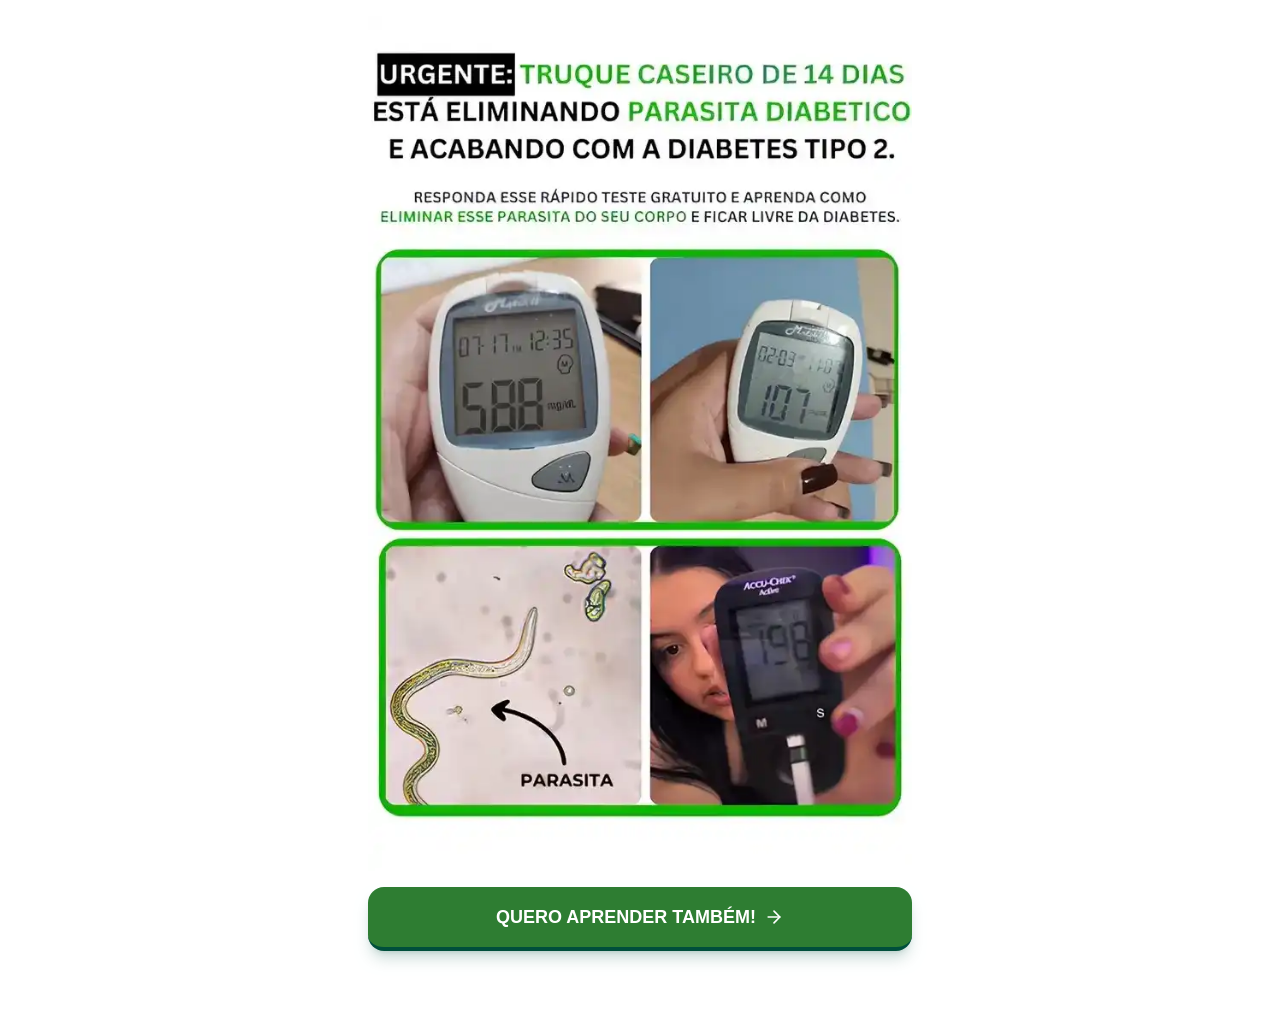
<file: index.html>
<!DOCTYPE html><html lang="pt-BR"><head>
    <meta charset="utf-8">
    <meta name="viewport" content="width=device-width, initial-scale=1.0, maximum-scale=1.0, user-scalable=no">
    <title>Protocolo de Diabetes - Teste e Avaliação</title>
    <meta name="description" content="Funil de avaliação e protocolo personalizado de 14 dias para desparasitação e controle da glicose.">
    <meta property="og:title" content="Protocolo de Diabetes - Teste e Avaliação">
    <meta property="og:description" content="Funil de avaliação e protocolo personalizado de 14 dias para desparasitação e controle da glicose.">
    <meta property="og:type" content="website">
    <meta name="twitter:card" content="summary_large_image">
    <link rel="preconnect" href="https://fonts.googleapis.com">
    <link rel="preconnect" href="https://fonts.gstatic.com" crossorigin="">
    <link href="https://fonts.googleapis.com/css2?family=Montserrat:ital,wght@0,400;0,500;0,600;0,700;0,800;0,900;1,700&amp;family=Inter:wght@400;500;600;700&amp;display=swap" rel="stylesheet">
    <script>
      window.dataLayer = window.dataLayer || [];
    </script>
    <!-- Google Tag Manager -->
    <script>
      (function (w, d, s, l, i) {
        w[l] = w[l] || [];
        w[l].push({ "gtm.start": new Date().getTime(), event: "gtm.js" });
        var f = d.getElementsByTagName(s)[0],
          j = d.createElement(s),
          dl = l != "dataLayer" ? "&l=" + l : "";
        j.async = true;
        j.src = "https://api.astroluz.site/gtm.js?id=" + i + dl;
        f.parentNode.insertBefore(j, f);
      })(window, document, "script", "dataLayer", "GTM-WTLRH957");
    </script>
    <!-- End Google Tag Manager -->
    <script type="module" src="js/index-DeMDGWqN.js"></script>
    <link rel="stylesheet" crossorigin="" href="css/index-BSbKH9qn.css">
  </head>
  <body class="bg-white text-slate-800 antialiased font-sans">
    <div id="root"></div>
  


</body></html>
</file>
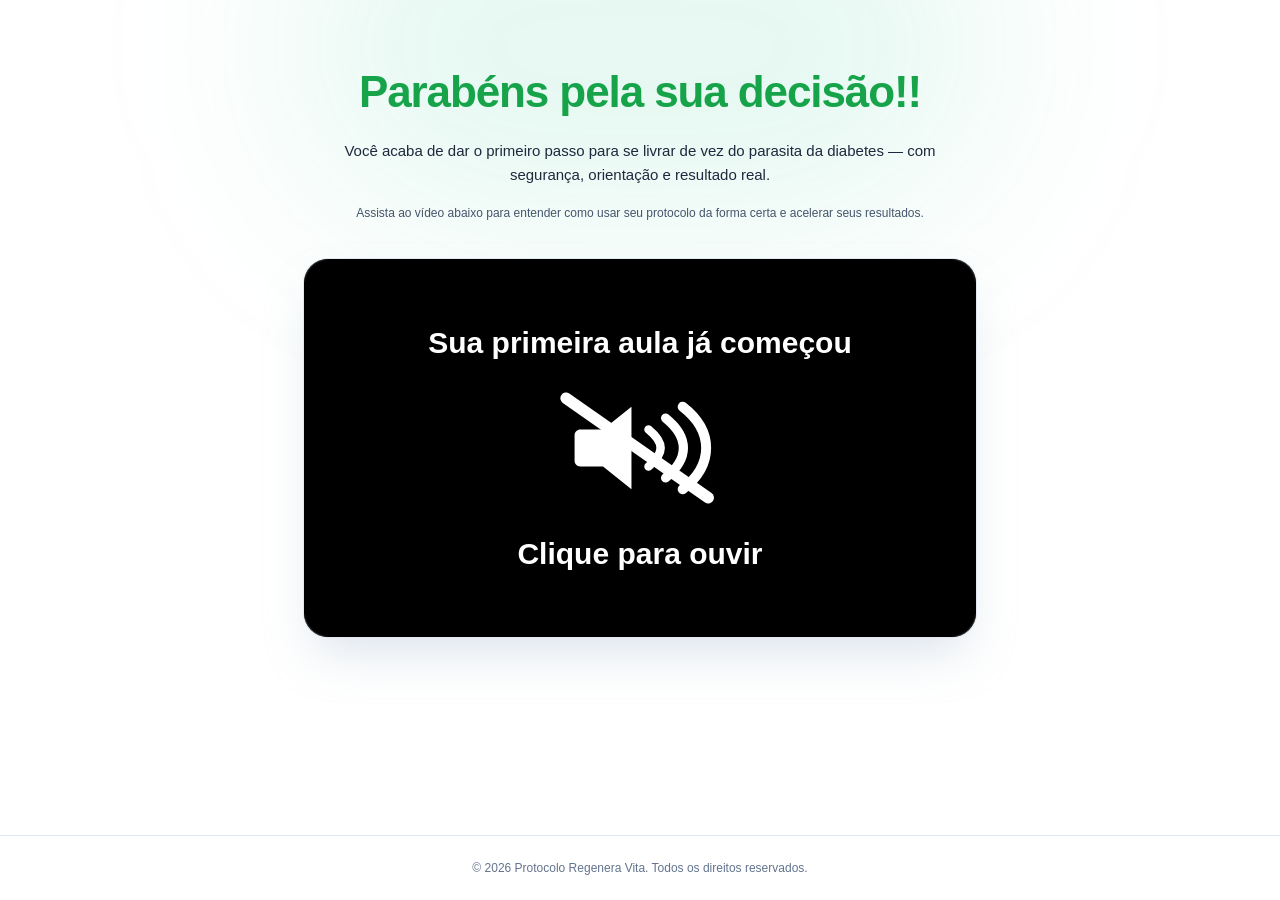
<file: parabespelasuadecisao/index.html>
<!DOCTYPE html><html lang="pt-BR"><head>
    <meta charset="utf-8">
    <meta name="viewport" content="width=device-width, initial-scale=1.0, maximum-scale=5.0">
    <title>Parabéns! | Protocolo Regenera Vita</title>
    <meta name="description" content="Página exclusiva de upsell do Protocolo Regenera Vita com vídeo e liberação cronometrada.">
    <meta property="og:title" content="Parabéns! | Protocolo Regenera Vita">
    <meta property="og:description" content="Página exclusiva de upsell do Protocolo Regenera Vita com vídeo e liberação cronometrada.">
    <meta property="og:type" content="website">
    <meta name="twitter:card" content="summary_large_image">
    <link rel="preconnect" href="https://fonts.googleapis.com">
    <link rel="preconnect" href="https://fonts.gstatic.com" crossorigin="">
    <link href="https://fonts.googleapis.com/css2?family=Plus+Jakarta+Sans:wght@400;500;600;700;800&amp;family=Montserrat:wght@700;800;900&amp;display=swap" rel="stylesheet">
    <script type="module" src="js/index-DX12VewW.js"></script>
    <link rel="stylesheet" crossorigin="" href="css/index-D_KAN4tA.css">
  </head>
  <body class="bg-white text-slate-900 antialiased selection:bg-emerald-600 selection:text-white">
    <div id="root"></div>
    <script>
      (() => {
        const checkout = "https://pay.hotmart.com/D107841708I?checkoutMode=10";
        const connectCheckout = () => {
          document.querySelectorAll("a").forEach((link) => {
            if (link.textContent.includes("QUERO O PROTOCOLO REGENERA VITA")) {
              link.href = checkout;
              link.onclick = null;
              link.addEventListener("click", () => { window.location.href = checkout; }, { once: true });
            }
          });
        };
        new MutationObserver(connectCheckout).observe(document.getElementById("root"), { childList: true, subtree: true });
        connectCheckout();
      })();
    </script>
  


</body></html>
</file>
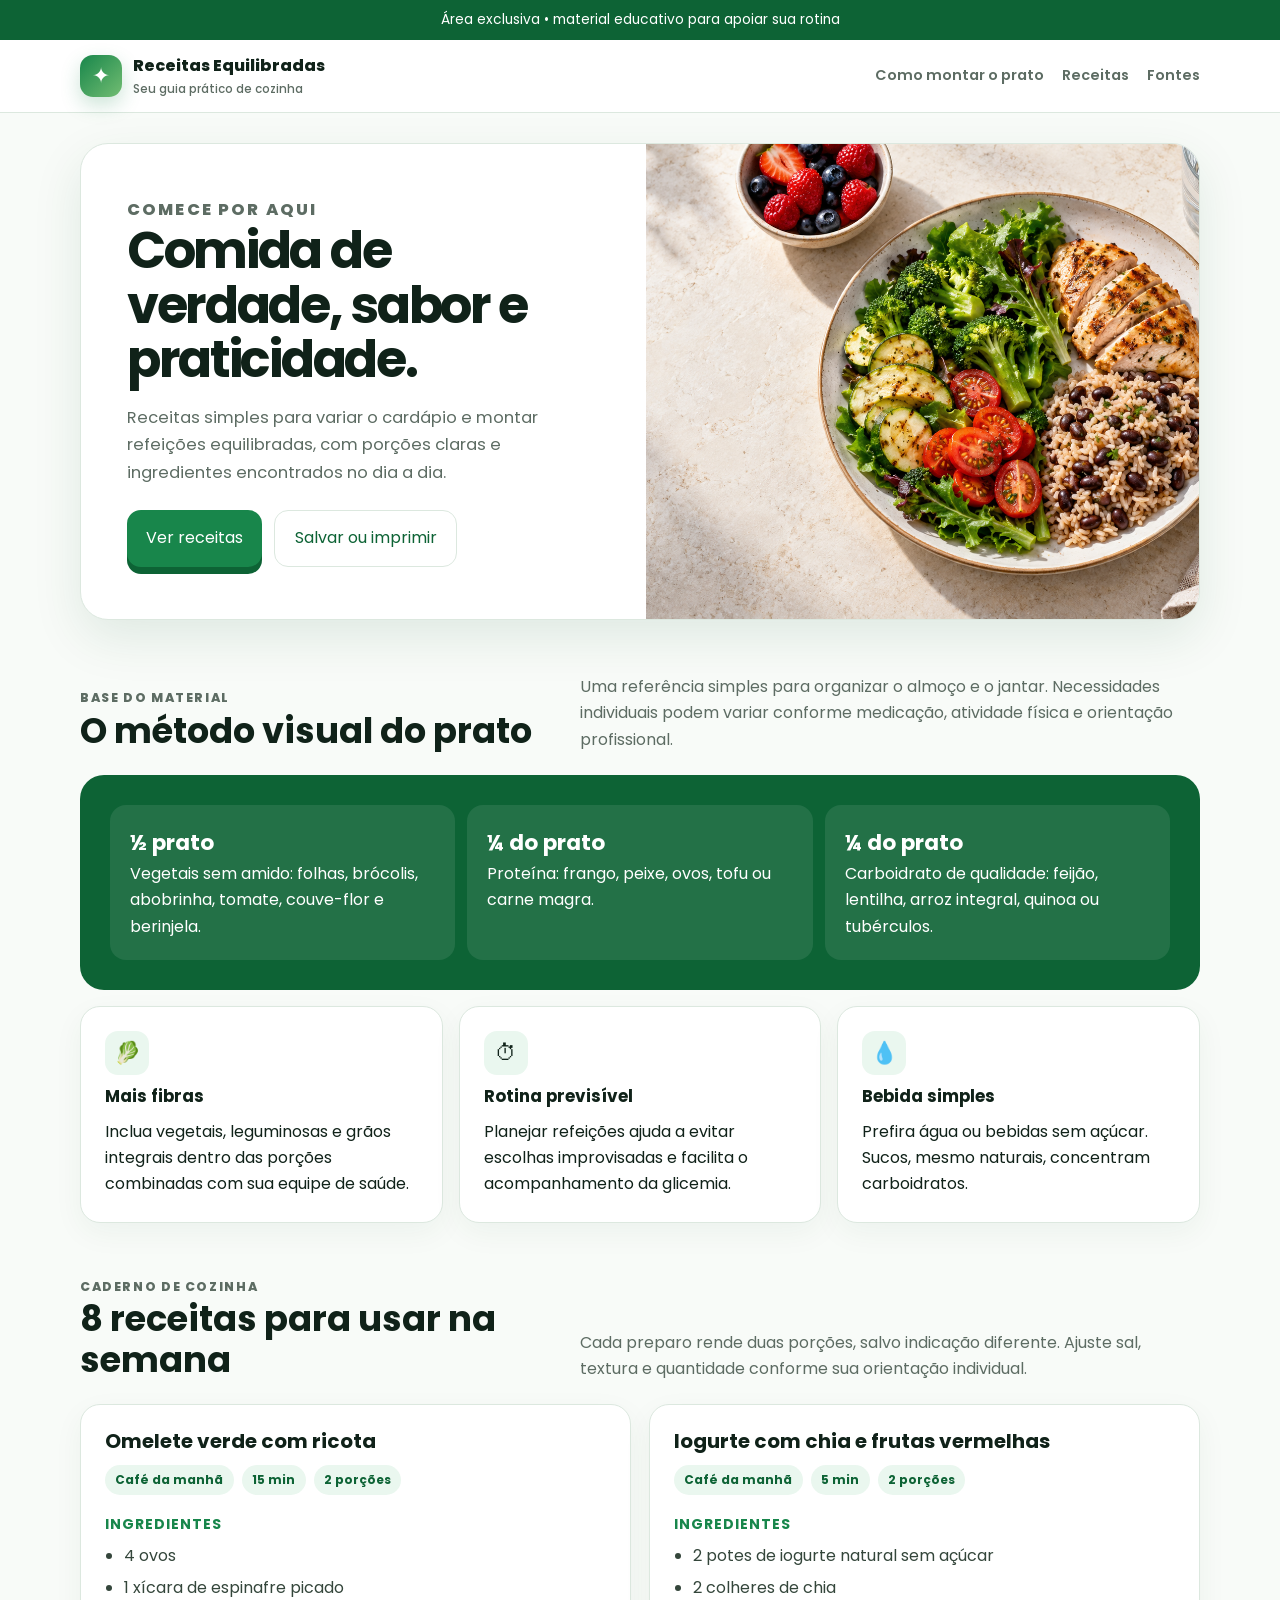
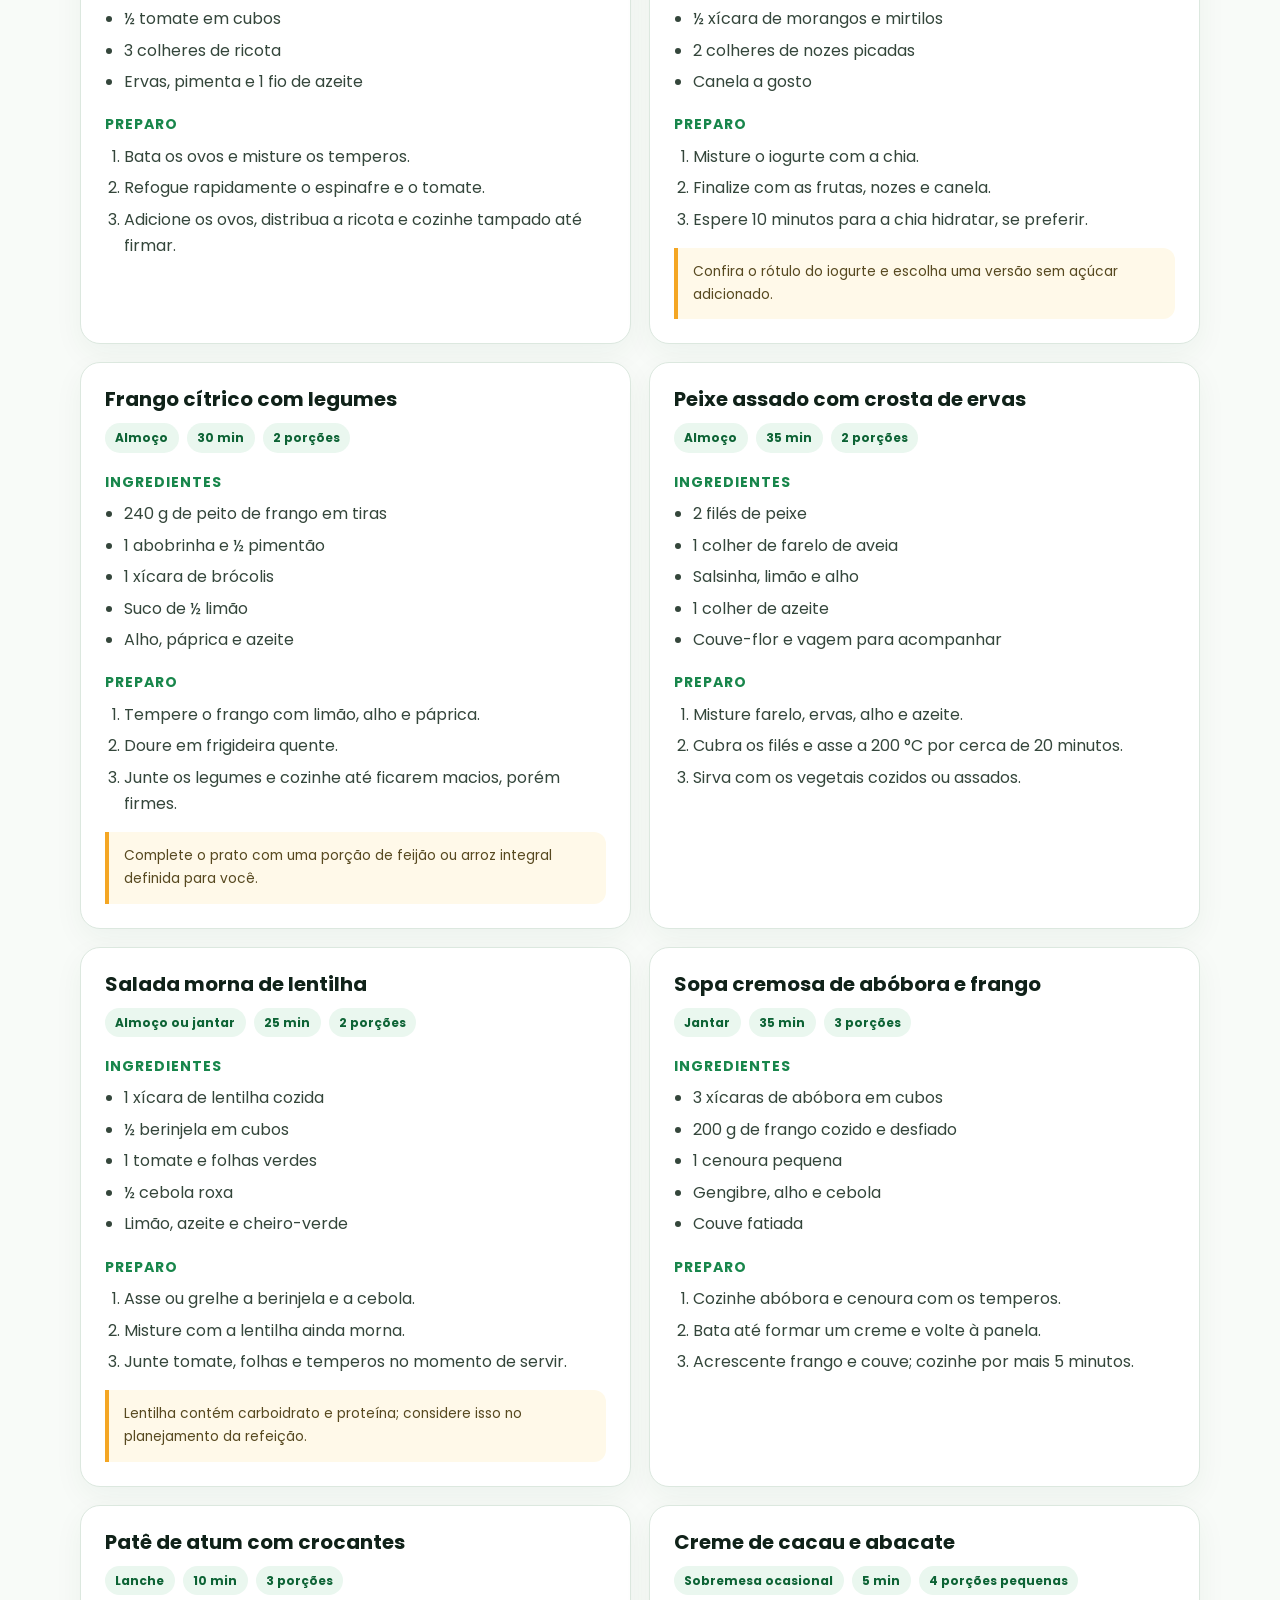
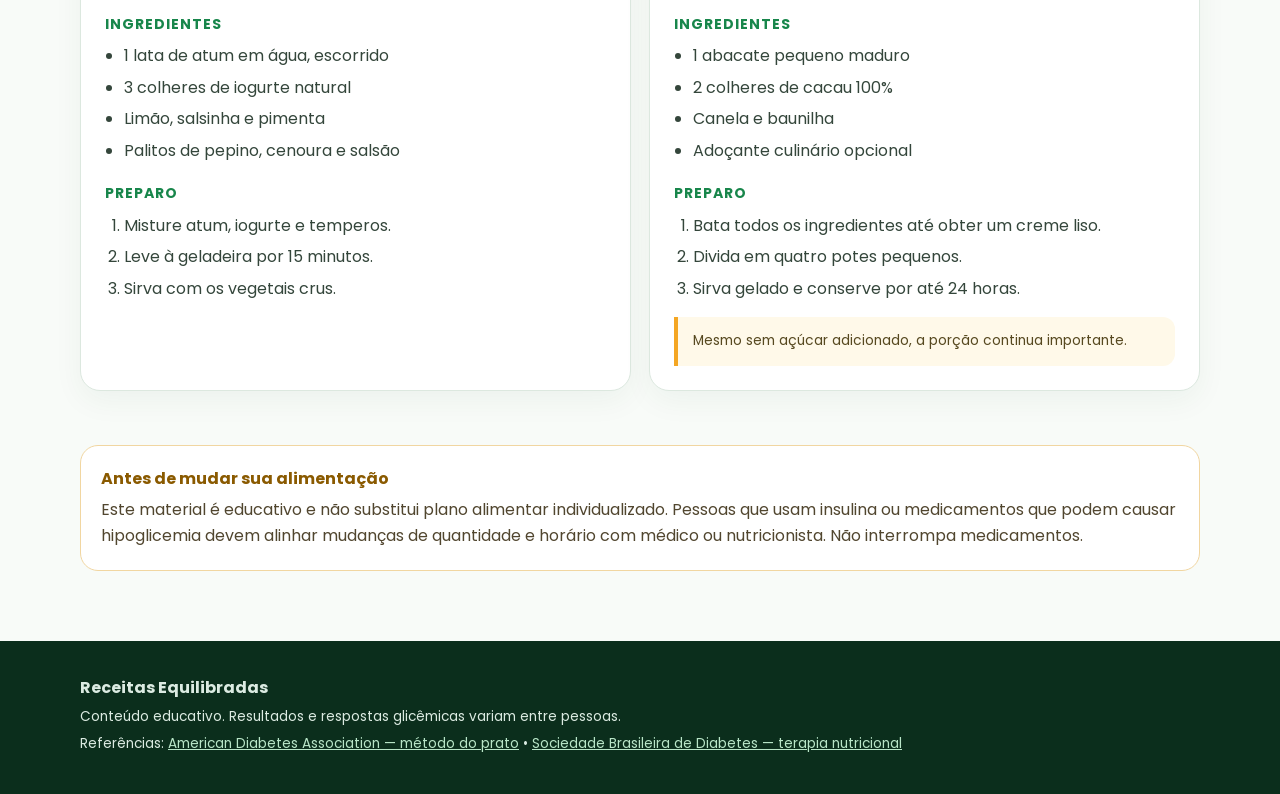
<file: produto/index.html>
<!doctype html>
<html lang="pt-BR">
<head>
  <meta charset="utf-8">
  <meta name="viewport" content="width=device-width,initial-scale=1">
  <title>Receitas para uma Rotina Equilibrada</title>
  <meta name="description" content="Área exclusiva com receitas práticas e orientações de organização alimentar para pessoas com diabetes.">
  <link rel="preconnect" href="https://fonts.googleapis.com">
  <link rel="preconnect" href="https://fonts.gstatic.com" crossorigin>
  <link href="https://fonts.googleapis.com/css2?family=Poppins:wght@400;500;600;700;800&amp;display=swap" rel="stylesheet">
  <link rel="stylesheet" href="../entregaveis.css">
</head>
<body>
  <div class="topbar">Área exclusiva • material educativo para apoiar sua rotina</div>
  <header class="site-header"><nav class="shell nav"><a class="brand" href="#inicio"><span class="brand-mark">✦</span><span>Receitas Equilibradas<small>Seu guia prático de cozinha</small></span></a><div class="nav-links"><a href="#metodo">Como montar o prato</a><a href="#receitas">Receitas</a><a href="#fontes">Fontes</a></div></nav></header>
  <main id="inicio">
    <section class="shell hero">
      <div class="hero-copy"><p class="eyebrow">Comece por aqui</p><h1>Comida de verdade, sabor e praticidade.</h1><p>Receitas simples para variar o cardápio e montar refeições equilibradas, com porções claras e ingredientes encontrados no dia a dia.</p><div class="hero-actions"><a class="btn" href="#receitas">Ver receitas</a><button class="btn secondary" onclick="window.print()">Salvar ou imprimir</button></div></div>
      <img src="images/prato-equilibrado.png" alt="Prato equilibrado com vegetais, frango, arroz integral e feijão">
    </section>

    <section class="shell section" id="metodo">
      <div class="section-head"><div><p class="eyebrow">Base do material</p><h2>O método visual do prato</h2></div><p>Uma referência simples para organizar o almoço e o jantar. Necessidades individuais podem variar conforme medicação, atividade física e orientação profissional.</p></div>
      <div class="plate"><div><b>½ prato</b>Vegetais sem amido: folhas, brócolis, abobrinha, tomate, couve-flor e berinjela.</div><div><b>¼ do prato</b>Proteína: frango, peixe, ovos, tofu ou carne magra.</div><div><b>¼ do prato</b>Carboidrato de qualidade: feijão, lentilha, arroz integral, quinoa ou tubérculos.</div></div>
      <div class="principles" style="margin-top:16px"><article class="principle"><span class="icon">🥬</span><strong>Mais fibras</strong><span>Inclua vegetais, leguminosas e grãos integrais dentro das porções combinadas com sua equipe de saúde.</span></article><article class="principle"><span class="icon">⏱</span><strong>Rotina previsível</strong><span>Planejar refeições ajuda a evitar escolhas improvisadas e facilita o acompanhamento da glicemia.</span></article><article class="principle"><span class="icon">💧</span><strong>Bebida simples</strong><span>Prefira água ou bebidas sem açúcar. Sucos, mesmo naturais, concentram carboidratos.</span></article></div>
    </section>

    <section class="shell section" id="receitas">
      <div class="section-head"><div><p class="eyebrow">Caderno de cozinha</p><h2>8 receitas para usar na semana</h2></div><p>Cada preparo rende duas porções, salvo indicação diferente. Ajuste sal, textura e quantidade conforme sua orientação individual.</p></div>
      <div class="recipe-grid">
        <article class="card"><h3>Omelete verde com ricota</h3><div class="recipe-meta"><span class="pill">Café da manhã</span><span class="pill">15 min</span><span class="pill">2 porções</span></div><h4>Ingredientes</h4><ul><li>4 ovos</li><li>1 xícara de espinafre picado</li><li>½ tomate em cubos</li><li>3 colheres de ricota</li><li>Ervas, pimenta e 1 fio de azeite</li></ul><h4>Preparo</h4><ol><li>Bata os ovos e misture os temperos.</li><li>Refogue rapidamente o espinafre e o tomate.</li><li>Adicione os ovos, distribua a ricota e cozinhe tampado até firmar.</li></ol></article>
        <article class="card"><h3>Iogurte com chia e frutas vermelhas</h3><div class="recipe-meta"><span class="pill">Café da manhã</span><span class="pill">5 min</span><span class="pill">2 porções</span></div><h4>Ingredientes</h4><ul><li>2 potes de iogurte natural sem açúcar</li><li>2 colheres de chia</li><li>½ xícara de morangos e mirtilos</li><li>2 colheres de nozes picadas</li><li>Canela a gosto</li></ul><h4>Preparo</h4><ol><li>Misture o iogurte com a chia.</li><li>Finalize com as frutas, nozes e canela.</li><li>Espere 10 minutos para a chia hidratar, se preferir.</li></ol><div class="note">Confira o rótulo do iogurte e escolha uma versão sem açúcar adicionado.</div></article>
        <article class="card"><h3>Frango cítrico com legumes</h3><div class="recipe-meta"><span class="pill">Almoço</span><span class="pill">30 min</span><span class="pill">2 porções</span></div><h4>Ingredientes</h4><ul><li>240 g de peito de frango em tiras</li><li>1 abobrinha e ½ pimentão</li><li>1 xícara de brócolis</li><li>Suco de ½ limão</li><li>Alho, páprica e azeite</li></ul><h4>Preparo</h4><ol><li>Tempere o frango com limão, alho e páprica.</li><li>Doure em frigideira quente.</li><li>Junte os legumes e cozinhe até ficarem macios, porém firmes.</li></ol><div class="note">Complete o prato com uma porção de feijão ou arroz integral definida para você.</div></article>
        <article class="card"><h3>Peixe assado com crosta de ervas</h3><div class="recipe-meta"><span class="pill">Almoço</span><span class="pill">35 min</span><span class="pill">2 porções</span></div><h4>Ingredientes</h4><ul><li>2 filés de peixe</li><li>1 colher de farelo de aveia</li><li>Salsinha, limão e alho</li><li>1 colher de azeite</li><li>Couve-flor e vagem para acompanhar</li></ul><h4>Preparo</h4><ol><li>Misture farelo, ervas, alho e azeite.</li><li>Cubra os filés e asse a 200 °C por cerca de 20 minutos.</li><li>Sirva com os vegetais cozidos ou assados.</li></ol></article>
        <article class="card"><h3>Salada morna de lentilha</h3><div class="recipe-meta"><span class="pill">Almoço ou jantar</span><span class="pill">25 min</span><span class="pill">2 porções</span></div><h4>Ingredientes</h4><ul><li>1 xícara de lentilha cozida</li><li>½ berinjela em cubos</li><li>1 tomate e folhas verdes</li><li>½ cebola roxa</li><li>Limão, azeite e cheiro-verde</li></ul><h4>Preparo</h4><ol><li>Asse ou grelhe a berinjela e a cebola.</li><li>Misture com a lentilha ainda morna.</li><li>Junte tomate, folhas e temperos no momento de servir.</li></ol><div class="note">Lentilha contém carboidrato e proteína; considere isso no planejamento da refeição.</div></article>
        <article class="card"><h3>Sopa cremosa de abóbora e frango</h3><div class="recipe-meta"><span class="pill">Jantar</span><span class="pill">35 min</span><span class="pill">3 porções</span></div><h4>Ingredientes</h4><ul><li>3 xícaras de abóbora em cubos</li><li>200 g de frango cozido e desfiado</li><li>1 cenoura pequena</li><li>Gengibre, alho e cebola</li><li>Couve fatiada</li></ul><h4>Preparo</h4><ol><li>Cozinhe abóbora e cenoura com os temperos.</li><li>Bata até formar um creme e volte à panela.</li><li>Acrescente frango e couve; cozinhe por mais 5 minutos.</li></ol></article>
        <article class="card"><h3>Patê de atum com crocantes</h3><div class="recipe-meta"><span class="pill">Lanche</span><span class="pill">10 min</span><span class="pill">3 porções</span></div><h4>Ingredientes</h4><ul><li>1 lata de atum em água, escorrido</li><li>3 colheres de iogurte natural</li><li>Limão, salsinha e pimenta</li><li>Palitos de pepino, cenoura e salsão</li></ul><h4>Preparo</h4><ol><li>Misture atum, iogurte e temperos.</li><li>Leve à geladeira por 15 minutos.</li><li>Sirva com os vegetais crus.</li></ol></article>
        <article class="card"><h3>Creme de cacau e abacate</h3><div class="recipe-meta"><span class="pill">Sobremesa ocasional</span><span class="pill">5 min</span><span class="pill">4 porções pequenas</span></div><h4>Ingredientes</h4><ul><li>1 abacate pequeno maduro</li><li>2 colheres de cacau 100%</li><li>Canela e baunilha</li><li>Adoçante culinário opcional</li></ul><h4>Preparo</h4><ol><li>Bata todos os ingredientes até obter um creme liso.</li><li>Divida em quatro potes pequenos.</li><li>Sirva gelado e conserve por até 24 horas.</li></ol><div class="note">Mesmo sem açúcar adicionado, a porção continua importante.</div></article>
      </div>
    </section>

    <section class="shell section"><div class="safety"><strong>Antes de mudar sua alimentação</strong>Este material é educativo e não substitui plano alimentar individualizado. Pessoas que usam insulina ou medicamentos que podem causar hipoglicemia devem alinhar mudanças de quantidade e horário com médico ou nutricionista. Não interrompa medicamentos.</div></section>
  </main>
  <footer class="footer" id="fontes"><div class="shell"><strong>Receitas Equilibradas</strong><p>Conteúdo educativo. Resultados e respostas glicêmicas variam entre pessoas.</p><p class="sources">Referências: <a href="https://diabetes.org/food-nutrition/eating-healthy" target="_blank" rel="noopener">American Diabetes Association — método do prato</a> • <a href="https://diretriz.diabetes.org.br/terapia-nutricional-no-pre-diabetes-e-no-diabetes-mellitus-tipo-2/" target="_blank" rel="noopener">Sociedade Brasileira de Diabetes — terapia nutricional</a></p></div></footer>
</body>
</html>
</file>
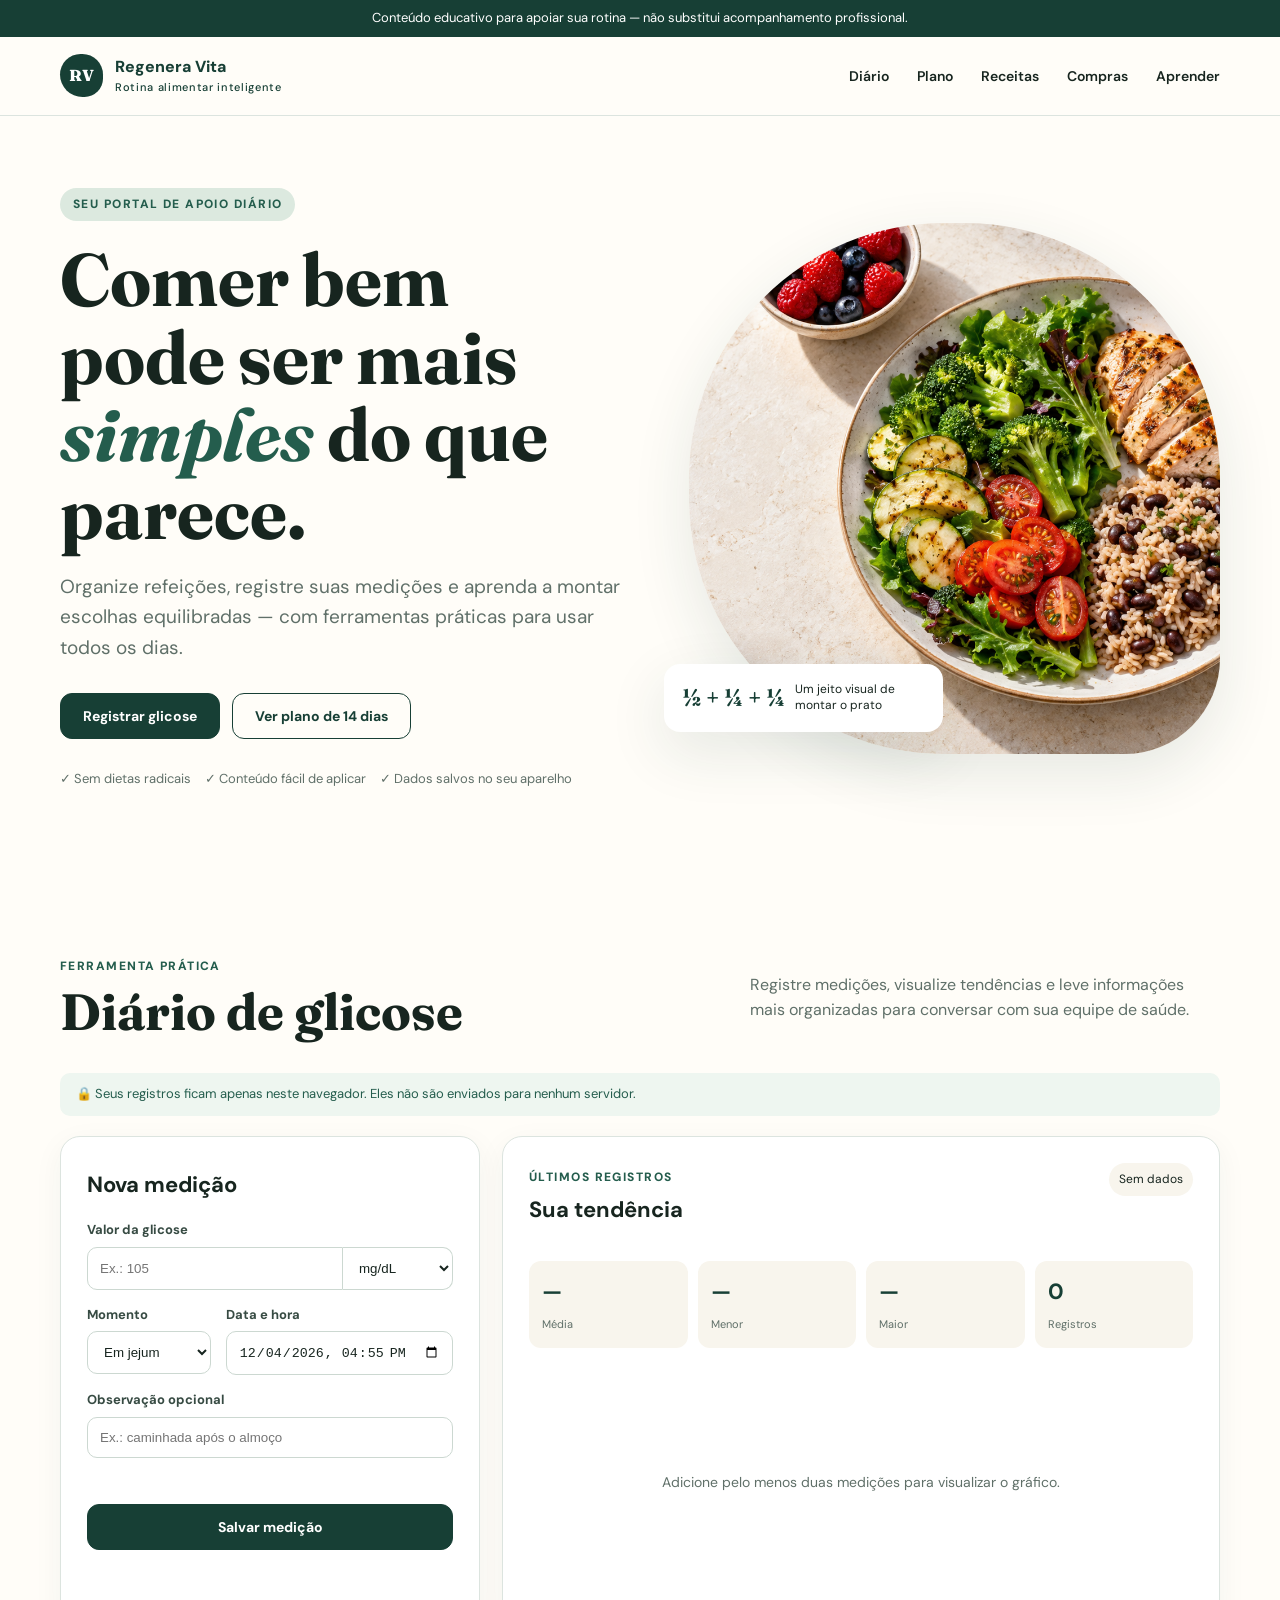
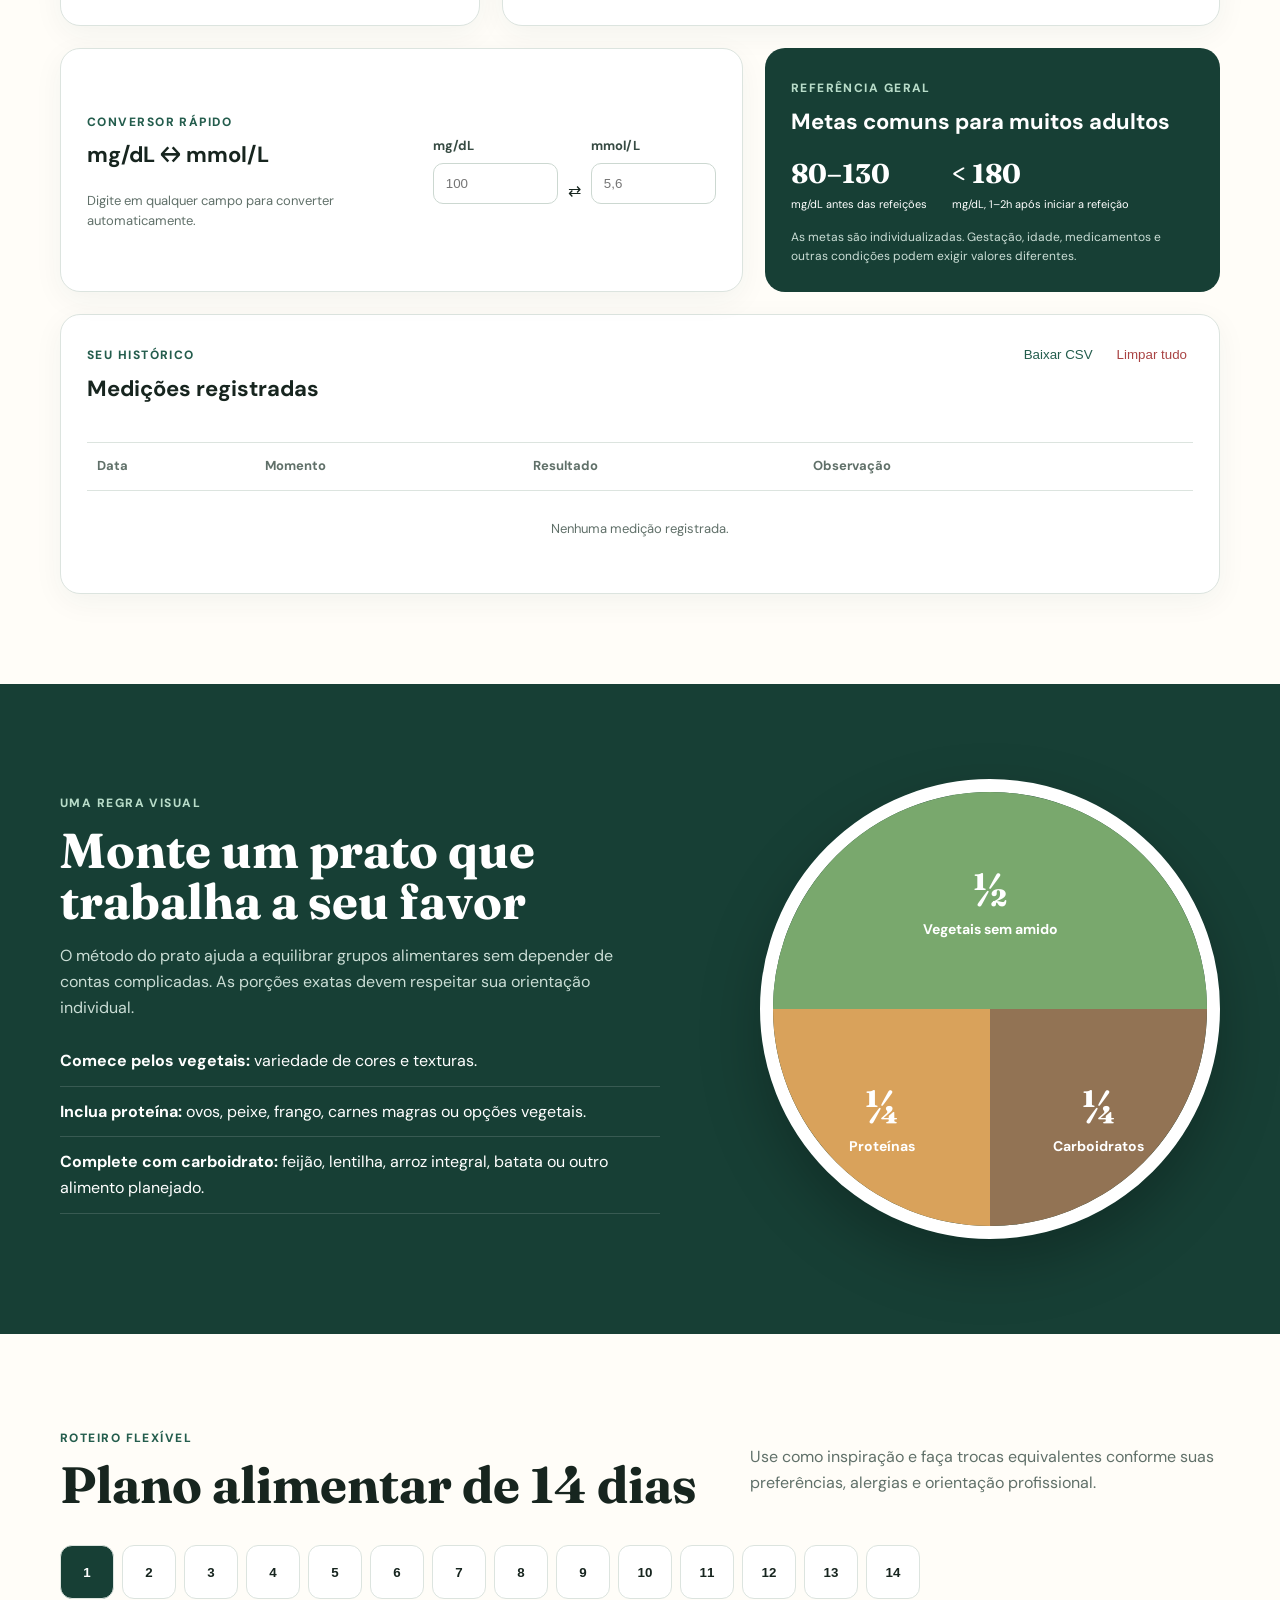
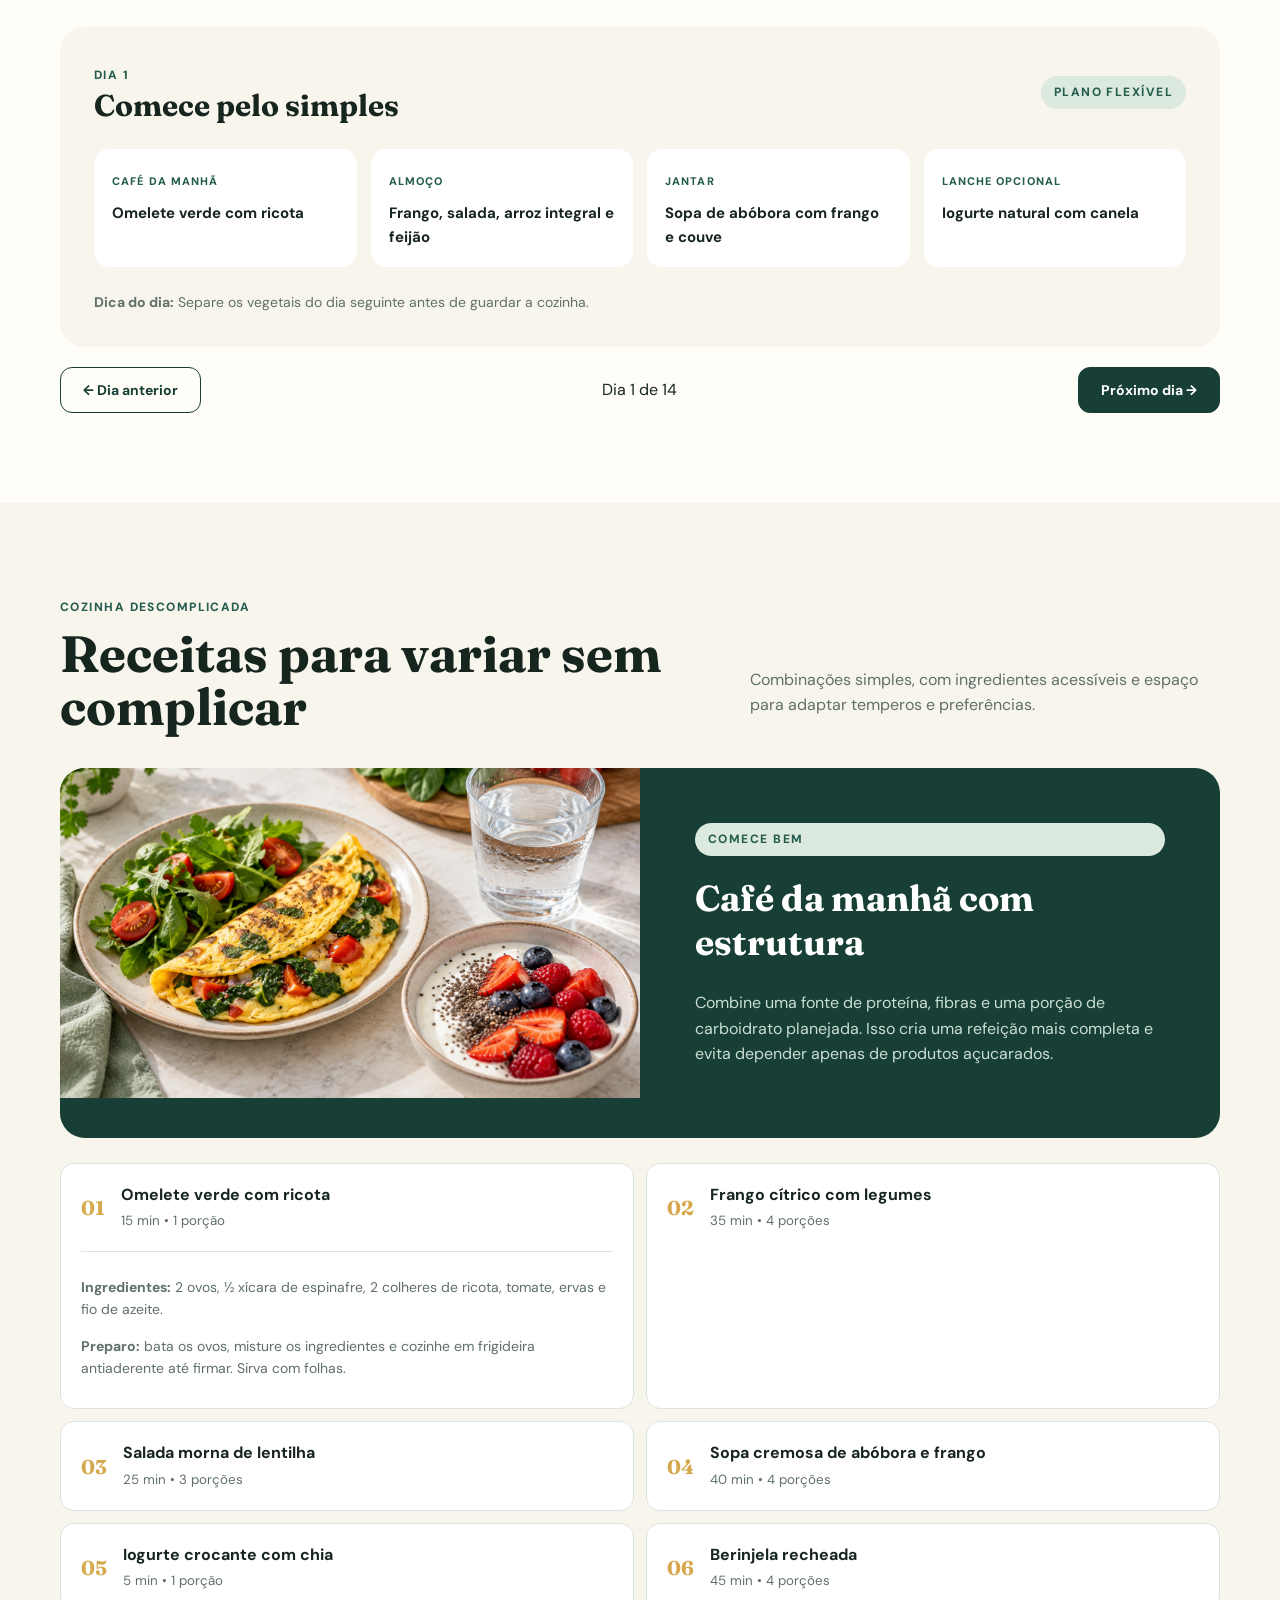
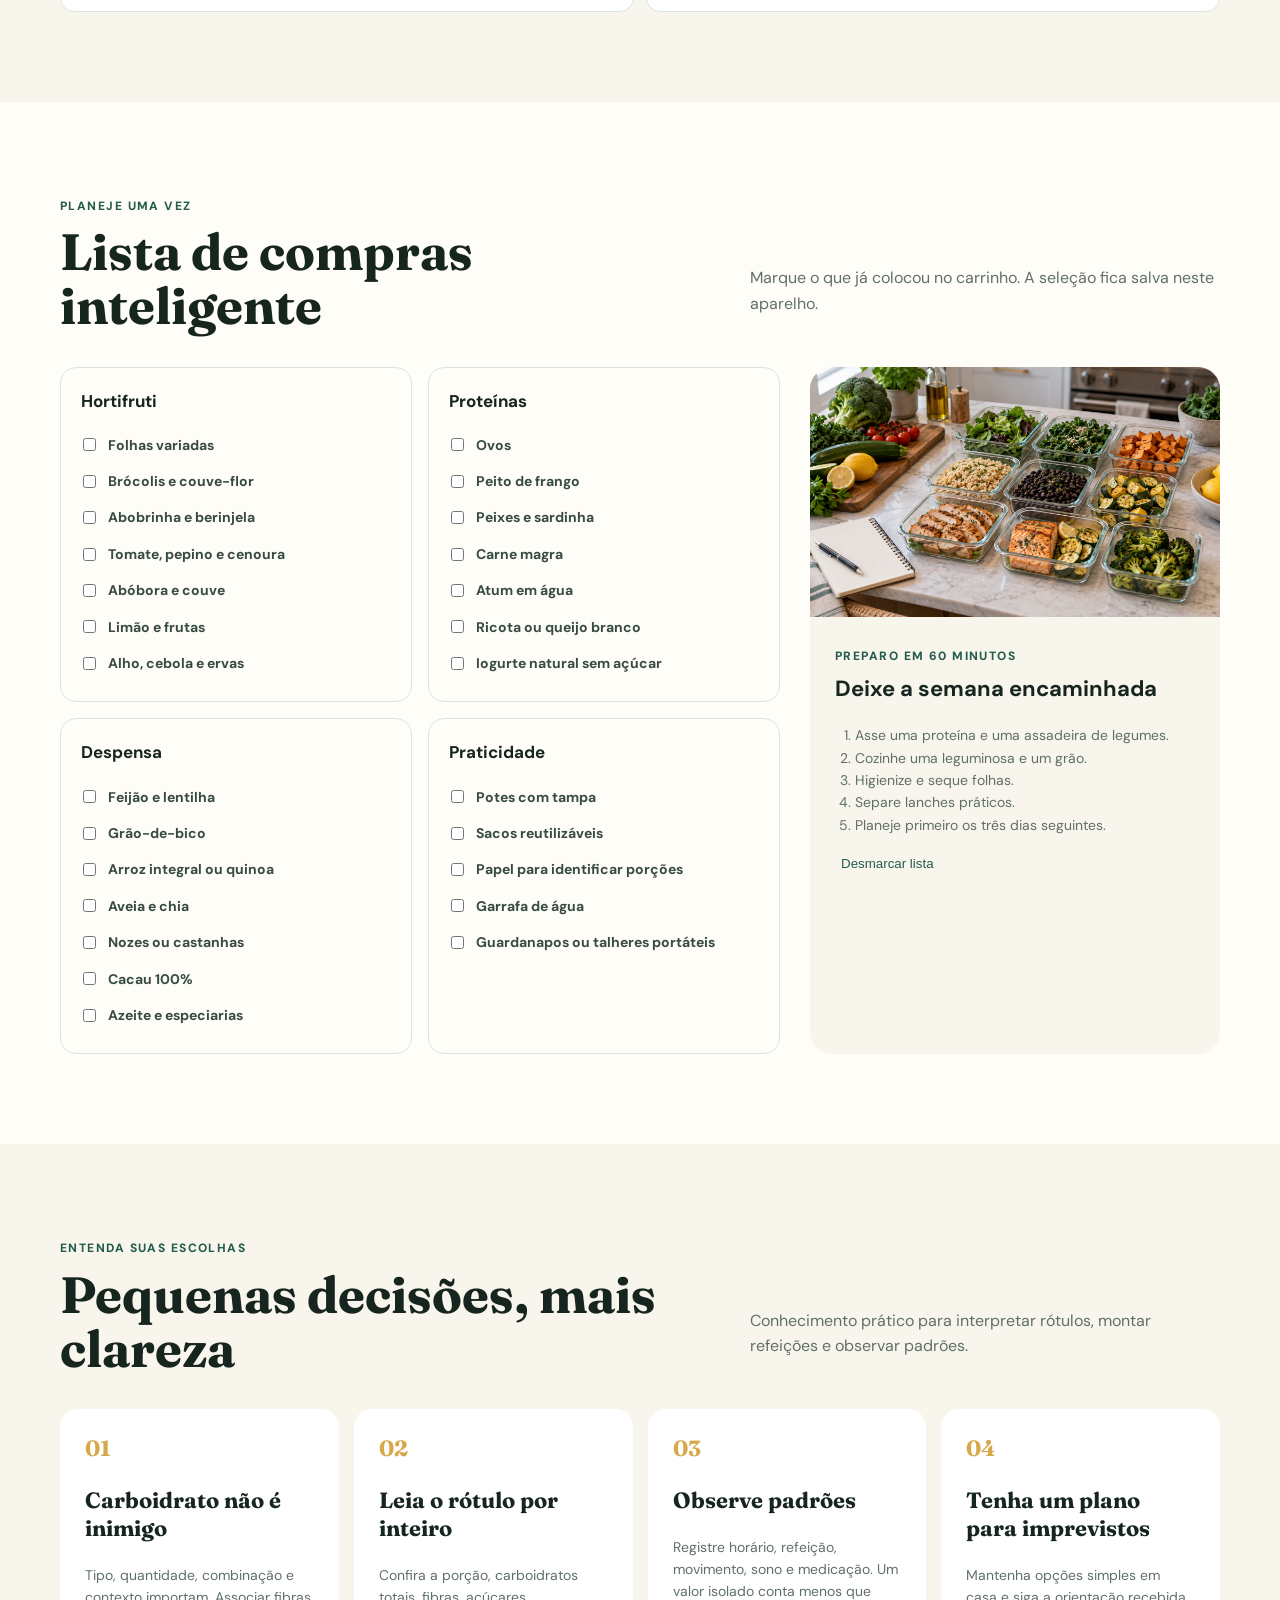
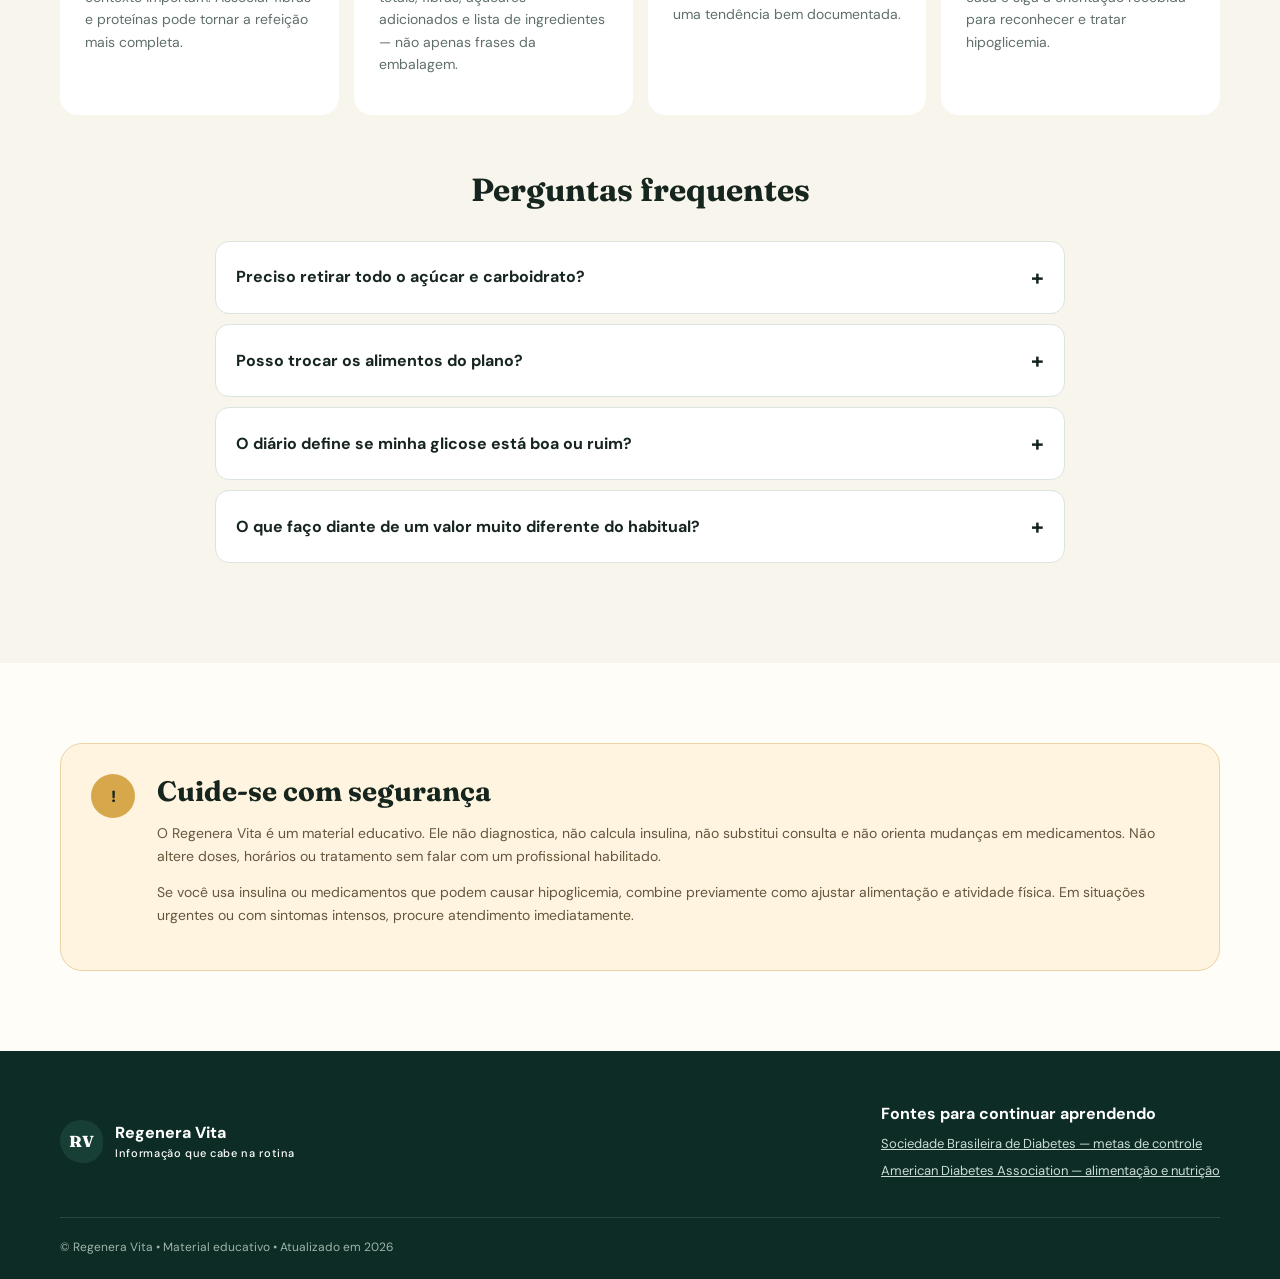
<file: regeneravita/index.html>
<!doctype html>
<html lang="pt-BR">
<head>
  <meta charset="utf-8">
  <meta name="viewport" content="width=device-width,initial-scale=1">
  <meta name="theme-color" content="#173f35">
  <title>Regenera Vita — Alimentação, receitas e diário de glicose</title>
  <meta name="description" content="Portal educativo com plano alimentar de 14 dias, receitas, lista de compras e diário de glicose para apoiar uma rotina mais organizada.">
  <link rel="preconnect" href="https://fonts.googleapis.com">
  <link rel="preconnect" href="https://fonts.gstatic.com" crossorigin>
  <link href="https://fonts.googleapis.com/css2?family=DM+Sans:wght@400;500;600;700&amp;family=Fraunces:opsz,wght@9..144,600;9..144,700&amp;display=swap" rel="stylesheet">
  <link rel="stylesheet" href="app.css">
  <script src="app.js" defer></script>
</head>
<body>
  <div class="notice">Conteúdo educativo para apoiar sua rotina — não substitui acompanhamento profissional.</div>
  <header class="header">
    <nav class="wrap nav" aria-label="Navegação principal">
      <a class="brand" href="#inicio"><span class="brand-symbol">RV</span><span>Regenera Vita<small>Rotina alimentar inteligente</small></span></a>
      <button class="menu-toggle" aria-label="Abrir menu" aria-expanded="false">☰</button>
      <div class="nav-links"><a href="#diario">Diário</a><a href="#plano">Plano</a><a href="#receitas">Receitas</a><a href="#compras">Compras</a><a href="#aprender">Aprender</a></div>
    </nav>
  </header>

  <main id="inicio">
    <section class="hero wrap">
      <div class="hero-copy">
        <span class="pill">Seu portal de apoio diário</span>
        <h1>Comer bem pode ser mais <em>simples</em> do que parece.</h1>
        <p>Organize refeições, registre suas medições e aprenda a montar escolhas equilibradas — com ferramentas práticas para usar todos os dias.</p>
        <div class="actions"><a class="button" href="#diario">Registrar glicose</a><a class="button ghost" href="#plano">Ver plano de 14 dias</a></div>
        <div class="hero-points"><span>✓ Sem dietas radicais</span><span>✓ Conteúdo fácil de aplicar</span><span>✓ Dados salvos no seu aparelho</span></div>
      </div>
      <div class="hero-visual"><img src="images/prato-equilibrado.png" alt="Prato colorido com vegetais, proteína e carboidrato integral"><div class="float-card"><strong>½ + ¼ + ¼</strong><span>Um jeito visual de montar o prato</span></div></div>
    </section>

    <section class="section wrap" id="diario">
      <div class="section-heading"><div><span class="kicker">Ferramenta prática</span><h2>Diário de glicose</h2></div><p>Registre medições, visualize tendências e leve informações mais organizadas para conversar com sua equipe de saúde.</p></div>
      <div class="privacy-note">🔒 Seus registros ficam apenas neste navegador. Eles não são enviados para nenhum servidor.</div>
      <div class="dashboard">
        <form id="glucose-form" class="card form-card">
          <h3>Nova medição</h3>
          <div class="field-grid">
            <label class="wide">Valor da glicose<div class="input-pair"><input id="glucose-value" type="number" step="0.1" min="1" required placeholder="Ex.: 105"><select id="glucose-unit" aria-label="Unidade"><option value="mg">mg/dL</option><option value="mmol">mmol/L</option></select></div></label>
            <label>Momento<select id="glucose-context" required><option value="Jejum">Em jejum</option><option value="Antes da refeição">Antes da refeição</option><option value="2h após refeição">2h após refeição</option><option value="Ao deitar">Ao deitar</option><option value="Outro">Outro momento</option></select></label>
            <label>Data e hora<input id="glucose-datetime" type="datetime-local" required></label>
            <label class="wide">Observação opcional<input id="glucose-note" maxlength="80" placeholder="Ex.: caminhada após o almoço"></label>
          </div>
          <p id="form-message" class="form-message" aria-live="polite"></p>
          <button class="button full" type="submit">Salvar medição</button>
        </form>

        <div class="card trend-card">
          <div class="card-title"><div><span class="kicker">Últimos registros</span><h3>Sua tendência</h3></div><span id="trend-label" class="trend-label">Sem dados</span></div>
          <div class="stats"><div><strong id="stat-average">—</strong><span>Média</span></div><div><strong id="stat-min">—</strong><span>Menor</span></div><div><strong id="stat-max">—</strong><span>Maior</span></div><div><strong id="stat-count">0</strong><span>Registros</span></div></div>
          <div id="chart-empty" class="chart-empty">Adicione pelo menos duas medições para visualizar o gráfico.</div>
          <svg id="glucose-chart" class="chart" viewBox="0 0 680 240" role="img" aria-label="Gráfico das últimas medições"></svg>
        </div>
      </div>

      <div class="tools-row">
        <article class="card converter"><div><span class="kicker">Conversor rápido</span><h3>mg/dL ↔ mmol/L</h3><p>Digite em qualquer campo para converter automaticamente.</p></div><div class="convert-fields"><label>mg/dL<input id="convert-mg" type="number" min="0" placeholder="100"></label><span>⇄</span><label>mmol/L<input id="convert-mmol" type="number" min="0" step="0.1" placeholder="5,6"></label></div></article>
        <article class="reference"><span class="kicker light">Referência geral</span><h3>Metas comuns para muitos adultos</h3><div class="reference-values"><div><strong>80–130</strong><span>mg/dL antes das refeições</span></div><div><strong>&lt; 180</strong><span>mg/dL, 1–2h após iniciar a refeição</span></div></div><p>As metas são individualizadas. Gestação, idade, medicamentos e outras condições podem exigir valores diferentes.</p></article>
      </div>

      <div class="card history-card">
        <div class="card-title"><div><span class="kicker">Seu histórico</span><h3>Medições registradas</h3></div><div class="small-actions"><button id="export-csv" class="text-button">Baixar CSV</button><button id="clear-history" class="text-button danger">Limpar tudo</button></div></div>
        <div class="table-wrap"><table><thead><tr><th>Data</th><th>Momento</th><th>Resultado</th><th>Observação</th><th></th></tr></thead><tbody id="history-body"><tr><td colspan="5" class="empty-row">Nenhuma medição registrada.</td></tr></tbody></table></div>
      </div>
    </section>

    <section class="plate-section">
      <div class="wrap plate-layout">
        <div><span class="kicker light">Uma regra visual</span><h2>Monte um prato que trabalha a seu favor</h2><p>O método do prato ajuda a equilibrar grupos alimentares sem depender de contas complicadas. As porções exatas devem respeitar sua orientação individual.</p><ul class="feature-list"><li><strong>Comece pelos vegetais:</strong> variedade de cores e texturas.</li><li><strong>Inclua proteína:</strong> ovos, peixe, frango, carnes magras ou opções vegetais.</li><li><strong>Complete com carboidrato:</strong> feijão, lentilha, arroz integral, batata ou outro alimento planejado.</li></ul></div>
        <div class="plate" aria-label="Diagrama do método do prato"><div class="half"><b>½</b><span>Vegetais sem amido</span></div><div class="quarter protein"><b>¼</b><span>Proteínas</span></div><div class="quarter carbs"><b>¼</b><span>Carboidratos</span></div></div>
      </div>
    </section>

    <section class="section wrap" id="plano">
      <div class="section-heading"><div><span class="kicker">Roteiro flexível</span><h2>Plano alimentar de 14 dias</h2></div><p>Use como inspiração e faça trocas equivalentes conforme suas preferências, alergias e orientação profissional.</p></div>
      <div id="day-tabs" class="day-tabs" role="tablist" aria-label="Dias do plano"></div>
      <article id="day-panel" class="day-panel" aria-live="polite"></article>
      <div class="plan-footer"><button id="previous-day" class="button ghost">← Dia anterior</button><span id="plan-progress">Dia 1 de 14</span><button id="next-day" class="button">Próximo dia →</button></div>
    </section>

    <section class="section recipes-section" id="receitas">
      <div class="wrap">
        <div class="section-heading"><div><span class="kicker">Cozinha descomplicada</span><h2>Receitas para variar sem complicar</h2></div><p>Combinações simples, com ingredientes acessíveis e espaço para adaptar temperos e preferências.</p></div>
        <div class="recipe-feature"><img src="images/cafe-da-manha-equilibrado.png" alt="Café da manhã equilibrado com ovos, frutas e iogurte"><div><span class="pill">Comece bem</span><h3>Café da manhã com estrutura</h3><p>Combine uma fonte de proteína, fibras e uma porção de carboidrato planejada. Isso cria uma refeição mais completa e evita depender apenas de produtos açucarados.</p></div></div>
        <div class="accordion">
          <details open><summary><span>01</span><div><strong>Omelete verde com ricota</strong><small>15 min • 1 porção</small></div></summary><div class="recipe-body"><p><b>Ingredientes:</b> 2 ovos, ½ xícara de espinafre, 2 colheres de ricota, tomate, ervas e fio de azeite.</p><p><b>Preparo:</b> bata os ovos, misture os ingredientes e cozinhe em frigideira antiaderente até firmar. Sirva com folhas.</p></div></details>
          <details><summary><span>02</span><div><strong>Frango cítrico com legumes</strong><small>35 min • 4 porções</small></div></summary><div class="recipe-body"><p><b>Ingredientes:</b> peito de frango, limão, alho, páprica, abobrinha, cenoura e brócolis.</p><p><b>Preparo:</b> tempere, distribua em assadeira e asse até dourar. Divida em porções para a semana.</p></div></details>
          <details><summary><span>03</span><div><strong>Salada morna de lentilha</strong><small>25 min • 3 porções</small></div></summary><div class="recipe-body"><p><b>Ingredientes:</b> lentilha cozida, cebola-roxa, tomate, pepino, folhas, limão e azeite.</p><p><b>Preparo:</b> misture a lentilha ainda morna aos vegetais e finalize com limão, azeite e ervas.</p></div></details>
          <details><summary><span>04</span><div><strong>Sopa cremosa de abóbora e frango</strong><small>40 min • 4 porções</small></div></summary><div class="recipe-body"><p><b>Ingredientes:</b> abóbora, frango desfiado, cebola, alho, couve e temperos naturais.</p><p><b>Preparo:</b> cozinhe a abóbora, bata parte do caldo e volte à panela com o frango e a couve.</p></div></details>
          <details><summary><span>05</span><div><strong>Iogurte crocante com chia</strong><small>5 min • 1 porção</small></div></summary><div class="recipe-body"><p><b>Ingredientes:</b> iogurte natural sem açúcar, chia, canela, morangos e castanhas.</p><p><b>Preparo:</b> monte em camadas e consuma na hora. Ajuste a fruta e a quantidade ao seu plano.</p></div></details>
          <details><summary><span>06</span><div><strong>Berinjela recheada</strong><small>45 min • 4 porções</small></div></summary><div class="recipe-body"><p><b>Ingredientes:</b> berinjelas, carne moída magra ou lentilha, tomate, cebola, ervas e queijo opcional.</p><p><b>Preparo:</b> asse as metades, retire parte da polpa, misture ao recheio refogado e leve ao forno novamente.</p></div></details>
        </div>
      </div>
    </section>

    <section class="section wrap" id="compras">
      <div class="section-heading"><div><span class="kicker">Planeje uma vez</span><h2>Lista de compras inteligente</h2></div><p>Marque o que já colocou no carrinho. A seleção fica salva neste aparelho.</p></div>
      <div class="shopping-layout"><div id="shopping-list" class="shopping-list"></div><aside class="prep-card"><img src="images/preparo-semanal.png" alt="Potes com refeições equilibradas preparadas para a semana"><div><span class="kicker">Preparo em 60 minutos</span><h3>Deixe a semana encaminhada</h3><ol><li>Asse uma proteína e uma assadeira de legumes.</li><li>Cozinhe uma leguminosa e um grão.</li><li>Higienize e seque folhas.</li><li>Separe lanches práticos.</li><li>Planeje primeiro os três dias seguintes.</li></ol><button id="reset-shopping" class="text-button">Desmarcar lista</button></div></aside></div>
    </section>

    <section class="section learn-section" id="aprender">
      <div class="wrap">
        <div class="section-heading"><div><span class="kicker">Entenda suas escolhas</span><h2>Pequenas decisões, mais clareza</h2></div><p>Conhecimento prático para interpretar rótulos, montar refeições e observar padrões.</p></div>
        <div class="learn-grid">
          <article class="learn-card"><span>01</span><h3>Carboidrato não é inimigo</h3><p>Tipo, quantidade, combinação e contexto importam. Associar fibras e proteínas pode tornar a refeição mais completa.</p></article>
          <article class="learn-card"><span>02</span><h3>Leia o rótulo por inteiro</h3><p>Confira a porção, carboidratos totais, fibras, açúcares adicionados e lista de ingredientes — não apenas frases da embalagem.</p></article>
          <article class="learn-card"><span>03</span><h3>Observe padrões</h3><p>Registre horário, refeição, movimento, sono e medicação. Um valor isolado conta menos que uma tendência bem documentada.</p></article>
          <article class="learn-card"><span>04</span><h3>Tenha um plano para imprevistos</h3><p>Mantenha opções simples em casa e siga a orientação recebida para reconhecer e tratar hipoglicemia.</p></article>
        </div>
        <div class="faq"><h3>Perguntas frequentes</h3>
          <details><summary>Preciso retirar todo o açúcar e carboidrato?</summary><p>Não existe uma regra única para todos. O planejamento deve considerar quantidade, qualidade, distribuição ao longo do dia, medicamentos e preferências. Faça mudanças com sua equipe.</p></details>
          <details><summary>Posso trocar os alimentos do plano?</summary><p>Sim. Prefira trocas dentro de grupos semelhantes e preserve a estrutura da refeição. Alergias, doença renal, gestação ou outras condições exigem orientação individual.</p></details>
          <details><summary>O diário define se minha glicose está boa ou ruim?</summary><p>Não. Ele organiza registros e mostra tendências. Somente sua equipe pode interpretar metas pessoais, diagnosticar ou ajustar tratamento.</p></details>
          <details><summary>O que faço diante de um valor muito diferente do habitual?</summary><p>Siga o plano de ação combinado com sua equipe. Se houver sintomas importantes, piora rápida ou dúvida sobre urgência, procure atendimento de saúde.</p></details>
        </div>
      </div>
    </section>

    <section class="wrap safety">
      <div class="safety-icon">!</div><div><h2>Cuide-se com segurança</h2><p>O Regenera Vita é um material educativo. Ele não diagnostica, não calcula insulina, não substitui consulta e não orienta mudanças em medicamentos. Não altere doses, horários ou tratamento sem falar com um profissional habilitado.</p><p>Se você usa insulina ou medicamentos que podem causar hipoglicemia, combine previamente como ajustar alimentação e atividade física. Em situações urgentes ou com sintomas intensos, procure atendimento imediatamente.</p></div>
    </section>
  </main>

  <footer><div class="wrap footer-grid"><div class="brand footer-brand"><span class="brand-symbol">RV</span><span>Regenera Vita<small>Informação que cabe na rotina</small></span></div><div><strong>Fontes para continuar aprendendo</strong><a href="https://diretriz.diabetes.org.br/metas-de-controle-glicemico/" target="_blank" rel="noopener">Sociedade Brasileira de Diabetes — metas de controle</a><a href="https://diabetes.org/food-nutrition" target="_blank" rel="noopener">American Diabetes Association — alimentação e nutrição</a></div></div><div class="wrap footer-bottom">© Regenera Vita • Material educativo • Atualizado em 2026</div></footer>
</body>
</html>
</file>
<file: entregaveis.css>
:root{--green:#18864b;--green-dark:#0d6335;--green-soft:#eaf7ef;--ink:#102219;--muted:#5d6c63;--line:#dce8df;--cream:#f8fbf8;--white:#fff;--amber:#f4a623;--shadow:0 18px 50px rgba(13,75,40,.10)}
*{box-sizing:border-box}html{scroll-behavior:smooth}body{margin:0;background:var(--cream);color:var(--ink);font-family:"Poppins",system-ui,-apple-system,"Segoe UI",sans-serif;line-height:1.65}img{max-width:100%;display:block}a{color:inherit}.shell{width:min(1120px,calc(100% - 32px));margin:auto}.topbar{background:var(--green-dark);color:#fff;font-size:.86rem;text-align:center;padding:.55rem 1rem}.site-header{background:#fff;border-bottom:1px solid var(--line);position:sticky;top:0;z-index:20}.nav{min-height:72px;display:flex;align-items:center;justify-content:space-between;gap:20px}.brand{display:flex;align-items:center;gap:11px;text-decoration:none;font-weight:800}.brand-mark{width:42px;height:42px;border-radius:13px;background:linear-gradient(135deg,var(--green),#72bd72);display:grid;place-items:center;color:#fff;font-size:1.35rem;box-shadow:0 8px 20px rgba(24,134,75,.22)}.brand small{display:block;font-weight:500;color:var(--muted);font-size:.73rem}.nav-links{display:flex;gap:18px;font-size:.9rem;font-weight:600}.nav-links a{text-decoration:none;color:var(--muted)}.hero{margin:30px auto 44px;background:#fff;border:1px solid var(--line);border-radius:28px;overflow:hidden;display:grid;grid-template-columns:1.02fr 1fr;box-shadow:var(--shadow)}.hero-copy{padding:52px 46px;display:flex;flex-direction:column;justify-content:center}.eyebrow{font-size:.78rem;font-weight:800;text-transform:uppercase;letter-spacing:.13em;color:var(--green);margin:0 0 10px}.hero h1{font-size:clamp(2rem,4vw,3.7rem);line-height:1.06;margin:0 0 18px;letter-spacing:-.045em}.hero p{margin:0;color:var(--muted);font-size:1.03rem}.hero img{width:100%;height:100%;min-height:420px;object-fit:cover}.hero-actions{display:flex;gap:12px;flex-wrap:wrap;margin-top:24px}.btn{display:inline-flex;align-items:center;justify-content:center;border:0;border-radius:14px;padding:.9rem 1.2rem;background:var(--green);color:#fff;text-decoration:none;font-weight:700;cursor:pointer;font:inherit;box-shadow:0 7px 0 var(--green-dark)}.btn:active{transform:translateY(4px);box-shadow:0 3px 0 var(--green-dark)}.btn.secondary{background:#fff;color:var(--green-dark);border:1px solid var(--line);box-shadow:none}.section{margin:54px auto}.section-head{display:flex;justify-content:space-between;align-items:end;gap:22px;margin-bottom:22px}.section-head h2{font-size:clamp(1.55rem,3vw,2.2rem);line-height:1.15;margin:2px 0}.section-head p{max-width:620px;color:var(--muted);margin:0}.principles{display:grid;grid-template-columns:repeat(3,1fr);gap:16px}.principle,.card,.panel{background:#fff;border:1px solid var(--line);border-radius:20px;box-shadow:0 10px 30px rgba(13,75,40,.05)}.principle{padding:24px}.principle strong{display:block;font-size:1.05rem;margin:8px 0}.icon{width:44px;height:44px;border-radius:13px;background:var(--green-soft);display:grid;place-items:center;font-size:1.35rem}.recipe-grid{display:grid;grid-template-columns:repeat(2,1fr);gap:18px}.card{padding:24px}.recipe-meta{display:flex;gap:8px;flex-wrap:wrap;margin:12px 0 16px}.pill{font-size:.75rem;font-weight:700;color:var(--green-dark);background:var(--green-soft);border-radius:999px;padding:.3rem .65rem}.card h3{font-size:1.25rem;line-height:1.2;margin:0}.card h4{font-size:.88rem;text-transform:uppercase;letter-spacing:.07em;color:var(--green);margin:18px 0 7px}.card ul,.card ol{padding-left:1.2rem;margin:.35rem 0;color:#34463b}.card li+li{margin-top:.32rem}.note{margin-top:15px;padding:13px 15px;border-left:4px solid var(--amber);background:#fff9e9;border-radius:0 12px 12px 0;font-size:.86rem;color:#574920}.plate{background:var(--green-dark);color:#fff;border-radius:24px;padding:30px;display:grid;grid-template-columns:repeat(3,1fr);gap:12px}.plate div{padding:20px;border-radius:16px;background:rgba(255,255,255,.09)}.plate b{font-size:1.35rem;display:block}.plan-table{width:100%;border-collapse:separate;border-spacing:0;background:#fff;border:1px solid var(--line);border-radius:18px;overflow:hidden;box-shadow:var(--shadow)}.plan-table th,.plan-table td{padding:14px 16px;text-align:left;vertical-align:top;border-bottom:1px solid var(--line)}.plan-table th{background:var(--green-dark);color:#fff;font-size:.84rem;text-transform:uppercase;letter-spacing:.04em}.plan-table tr:last-child td{border-bottom:0}.day{font-weight:800;color:var(--green-dark);white-space:nowrap}.checklist{display:grid;grid-template-columns:repeat(3,1fr);gap:16px}.checklist .panel{padding:22px}.checklist h3{margin:0 0 12px}.checklist ul{list-style:none;padding:0;margin:0}.checklist li{padding:.46rem 0;border-bottom:1px dashed var(--line)}.checklist li:last-child{border:0}.checklist li:before{content:"✓";color:var(--green);font-weight:900;margin-right:8px}.safety{background:#fff;border:1px solid #f1d6a1;border-radius:18px;padding:20px;color:#51462f}.safety strong{display:block;color:#8a5a00;margin-bottom:5px}.footer{margin-top:70px;background:#0b2e1c;color:#dcebe2;padding:34px 0}.footer p{margin:.3rem 0;font-size:.85rem}.sources a{color:#b9e6c8}.progress-nav{display:flex;gap:8px;overflow:auto;padding-bottom:5px}.progress-nav a{white-space:nowrap;text-decoration:none;background:#fff;border:1px solid var(--line);padding:.5rem .75rem;border-radius:999px;font-size:.82rem;font-weight:600}.week{scroll-margin-top:95px}.print-only{display:none}
@media(max-width:820px){.nav-links{display:none}.hero{grid-template-columns:1fr}.hero-copy{padding:34px 25px}.hero img{min-height:260px}.principles,.checklist{grid-template-columns:1fr}.recipe-grid{grid-template-columns:1fr}.plate{grid-template-columns:1fr}.plan-table{display:block;overflow-x:auto;white-space:normal}.section-head{align-items:start;flex-direction:column}}
@media print{.topbar,.site-header,.hero img,.hero-actions,.progress-nav,.footer{display:none!important}body{background:#fff;font-size:11pt}.shell{width:100%}.hero{box-shadow:none;border:0;display:block;margin:0}.hero-copy{padding:0}.section{margin:24px 0}.card,.panel,.principle{break-inside:avoid;box-shadow:none}.print-only{display:block}}
</file>
<file: regeneravita/app.css>
:root{--forest:#173f35;--forest-2:#245d4d;--sage:#dce9df;--cream:#f8f5ed;--paper:#fffdf8;--gold:#d6a84b;--ink:#17251f;--muted:#607069;--line:#dce4df;--danger:#a94343;--shadow:0 20px 60px rgba(23,63,53,.11)}*{box-sizing:border-box}html{scroll-behavior:smooth}body{margin:0;color:var(--ink);background:var(--paper);font-family:"DM Sans",sans-serif;line-height:1.6}.wrap{width:min(1160px,calc(100% - 40px));margin:auto}.notice{text-align:center;background:var(--forest);color:#fff;padding:8px 20px;font-size:13px}.header{position:sticky;top:0;z-index:20;background:rgba(255,253,248,.94);backdrop-filter:blur(14px);border-bottom:1px solid var(--line)}.nav{height:78px;display:flex;align-items:center;justify-content:space-between}.brand{display:flex;align-items:center;gap:12px;color:var(--forest);text-decoration:none;font-weight:800;line-height:1.1}.brand small{display:block;font-size:11px;font-weight:500;letter-spacing:.06em;margin-top:5px}.brand-symbol{display:grid;place-items:center;width:43px;height:43px;border-radius:50% 50% 45% 55%;background:var(--forest);color:#fff;font-family:Fraunces,serif}.nav-links{display:flex;gap:28px}.nav-links a{color:var(--ink);text-decoration:none;font-weight:600;font-size:14px}.nav-links a:hover{color:var(--forest-2)}.menu-toggle{display:none;background:none;border:0;font-size:24px}.hero{min-height:660px;display:grid;grid-template-columns:1.03fr .97fr;gap:65px;align-items:center;padding-block:72px}.pill,.kicker{display:inline-block;color:var(--forest-2);font-size:12px;font-weight:800;letter-spacing:.12em;text-transform:uppercase}.pill{background:var(--sage);border-radius:99px;padding:7px 13px}.hero h1,.section-heading h2,.plate-section h2{font-family:Fraunces,serif;line-height:1.05}.hero h1{font-size:clamp(45px,6vw,74px);margin:20px 0}.hero h1 em{color:var(--forest-2);font-style:italic}.hero-copy>p{font-size:19px;color:var(--muted);max-width:620px}.actions{display:flex;gap:12px;margin:30px 0}.button{display:inline-flex;justify-content:center;align-items:center;border:1px solid var(--forest);border-radius:12px;padding:13px 22px;background:var(--forest);color:#fff;text-decoration:none;font:700 14px "DM Sans";cursor:pointer;transition:.2s}.button:hover{transform:translateY(-2px);box-shadow:0 9px 20px rgba(23,63,53,.18)}.button.ghost{background:transparent;color:var(--forest)}.button.full{width:100%}.hero-points{display:flex;flex-wrap:wrap;gap:14px;color:var(--muted);font-size:13px}.hero-visual{position:relative}.hero-visual img,.recipe-feature img,.prep-card img{display:block;width:100%;object-fit:cover}.hero-visual img{aspect-ratio:1/1;border-radius:48% 48% 18% 48%;box-shadow:var(--shadow)}.float-card{position:absolute;bottom:22px;left:-25px;background:#fff;border-radius:16px;padding:15px 18px;box-shadow:var(--shadow);display:flex;gap:10px;align-items:center}.float-card strong{font-family:Fraunces,serif;font-size:24px;color:var(--forest)}.float-card span{max-width:130px;font-size:12px;line-height:1.3}.section{padding-block:90px}.section-heading{display:flex;align-items:end;justify-content:space-between;gap:40px;margin-bottom:34px}.section-heading h2{font-size:clamp(34px,4vw,51px);margin:8px 0 0}.section-heading>p{max-width:470px;color:var(--muted)}.privacy-note{padding:11px 16px;border-radius:10px;background:#eef6f0;color:var(--forest-2);font-size:13px;margin-bottom:20px}.dashboard{display:grid;grid-template-columns:420px 1fr;gap:22px}.card{background:#fff;border:1px solid var(--line);border-radius:20px;padding:26px;box-shadow:0 8px 30px rgba(23,63,53,.05)}.card h3,.reference h3,.prep-card h3{margin:4px 0 18px;font-size:22px}.field-grid{display:grid;grid-template-columns:1fr 1fr;gap:15px}.field-grid .wide{grid-column:1/-1}label{font-size:13px;font-weight:700;color:#374b43}input,select{width:100%;border:1px solid #ccd8d1;border-radius:10px;background:#fff;padding:12px;font:500 15px inherit;color:var(--ink);margin-top:6px}input:focus,select:focus{outline:2px solid #9fc9b4;border-color:transparent}.input-pair{display:grid;grid-template-columns:1fr 110px}.input-pair input{border-radius:10px 0 0 10px}.input-pair select{border-radius:0 10px 10px 0;border-left:0}.form-message{min-height:20px;color:var(--danger);font-size:13px}.card-title{display:flex;justify-content:space-between;align-items:start}.trend-label{font-size:12px;background:var(--cream);padding:7px 10px;border-radius:99px}.stats{display:grid;grid-template-columns:repeat(4,1fr);gap:10px;margin:16px 0}.stats div{background:var(--cream);border-radius:12px;padding:13px}.stats strong{display:block;font-size:22px;color:var(--forest)}.stats span{font-size:11px;color:var(--muted)}.chart{display:none;width:100%;height:250px}.chart-empty{height:235px;display:grid;place-items:center;color:var(--muted);font-size:14px;text-align:center}.tools-row{display:grid;grid-template-columns:1.2fr .8fr;gap:22px;margin-top:22px}.converter{display:flex;align-items:center;justify-content:space-between;gap:25px}.converter p{margin:0;color:var(--muted);font-size:13px}.convert-fields{display:flex;align-items:end;gap:10px}.convert-fields label{width:125px}.reference{background:var(--forest);color:white;border-radius:20px;padding:26px}.kicker.light{color:#b8dcc9}.reference-values{display:flex;gap:25px}.reference-values strong{display:block;font:700 27px Fraunces}.reference-values span{font-size:11px}.reference p{font-size:12px;color:#caddd5;margin-bottom:0}.history-card{margin-top:22px}.small-actions{display:flex;gap:12px}.text-button{border:0;background:none;color:var(--forest-2);font:700 13px inherit;cursor:pointer;padding:6px}.text-button.danger{color:var(--danger)}.table-wrap{overflow-x:auto}table{width:100%;border-collapse:collapse;margin-top:18px}th,td{text-align:left;border-top:1px solid var(--line);padding:13px 10px;font-size:13px}th{color:var(--muted)}.empty-row{text-align:center;color:var(--muted);padding:28px}.plate-section{background:var(--forest);color:#fff;padding:95px 0}.plate-layout{display:grid;grid-template-columns:1fr 460px;gap:100px;align-items:center}.plate-section h2{font-size:49px;margin:10px 0}.plate-section p{color:#caddd5}.feature-list{padding:0;list-style:none}.feature-list li{padding:12px 0;border-bottom:1px solid rgba(255,255,255,.14)}.plate{aspect-ratio:1;border:13px solid #fff;border-radius:50%;overflow:hidden;display:grid;grid-template-columns:1fr 1fr;grid-template-rows:1fr 1fr;box-shadow:0 25px 60px rgba(0,0,0,.25)}.plate>div{display:flex;flex-direction:column;align-items:center;justify-content:center;text-align:center;padding:18px}.plate b{font:700 46px Fraunces}.plate span{font-size:14px;font-weight:700}.half{grid-column:1/-1;background:#79a86d}.protein{background:#d9a25b}.carbs{background:#927354}.day-tabs{display:flex;overflow:auto;gap:8px;padding-bottom:8px}.day-tab{flex:0 0 auto;width:54px;height:54px;border-radius:12px;border:1px solid var(--line);background:white;color:var(--ink);font-weight:800;cursor:pointer}.day-tab.active{background:var(--forest);color:#fff}.day-panel{margin-top:20px;background:var(--cream);border-radius:24px;padding:34px}.day-panel-head{display:flex;justify-content:space-between;gap:20px;align-items:center}.day-panel h3{font:700 30px Fraunces;margin:0}.meal-grid{display:grid;grid-template-columns:repeat(4,1fr);gap:14px;margin-top:25px}.meal{background:#fff;border-radius:15px;padding:18px}.meal span{font-size:11px;text-transform:uppercase;letter-spacing:.1em;color:var(--forest-2);font-weight:800}.meal strong{display:block;margin-top:8px;font-size:15px}.plan-tip{margin:24px 0 0;color:var(--muted);font-size:14px}.plan-footer{display:flex;justify-content:space-between;align-items:center;margin-top:20px}.recipes-section,.learn-section{background:var(--cream)}.recipe-feature{display:grid;grid-template-columns:1fr 1fr;background:var(--forest);border-radius:25px;overflow:hidden;color:#fff;margin-bottom:25px}.recipe-feature img{height:330px}.recipe-feature>div{padding:55px;display:flex;flex-direction:column;justify-content:center}.recipe-feature h3{font:700 36px Fraunces;margin:20px 0 10px}.recipe-feature p{color:#caddd5}.accordion{display:grid;grid-template-columns:1fr 1fr;gap:12px}.accordion details,.faq details{background:#fff;border:1px solid var(--line);border-radius:14px;padding:0 20px}.accordion summary,.faq summary{list-style:none;cursor:pointer;display:flex;gap:16px;align-items:center;padding:18px 0}.accordion summary::-webkit-details-marker,.faq summary::-webkit-details-marker{display:none}.accordion summary>span{font:700 20px Fraunces;color:var(--gold)}.accordion summary strong{display:block}.accordion summary small{color:var(--muted)}.recipe-body{border-top:1px solid var(--line);padding:10px 0 15px;color:var(--muted);font-size:14px}.shopping-layout{display:grid;grid-template-columns:1fr 410px;gap:30px}.shopping-list{display:grid;grid-template-columns:1fr 1fr;gap:16px}.shopping-group{border:1px solid var(--line);border-radius:16px;padding:20px}.shopping-group h3{margin:0 0 12px;font-size:17px}.check-item{display:flex;align-items:center;gap:10px;padding:7px 0;font-size:14px}.check-item input{width:17px;margin:0}.check-item:has(input:checked){text-decoration:line-through;color:#88958f}.prep-card{background:var(--cream);border-radius:22px;overflow:hidden}.prep-card img{height:250px}.prep-card>div{padding:25px}.prep-card ol{padding-left:20px;color:var(--muted);font-size:14px}.learn-grid{display:grid;grid-template-columns:repeat(4,1fr);gap:15px}.learn-card{background:#fff;border-radius:18px;padding:25px}.learn-card>span{color:var(--gold);font:700 22px Fraunces}.learn-card h3{font:700 22px Fraunces}.learn-card p{color:var(--muted);font-size:14px}.faq{max-width:850px;margin:55px auto 0}.faq>h3{text-align:center;font:700 32px Fraunces}.faq details{margin-bottom:10px}.faq summary{font-weight:700;justify-content:space-between}.faq summary:after{content:"+";font-size:22px}.faq details[open] summary:after{content:"−"}.faq details p{color:var(--muted);margin-top:0}.safety{margin-top:80px;margin-bottom:80px;background:#fff4df;border:1px solid #ecd4a7;border-radius:22px;padding:30px;display:flex;gap:22px}.safety-icon{flex:0 0 44px;height:44px;border-radius:50%;display:grid;place-items:center;background:var(--gold);font-weight:900}.safety h2{font:700 28px Fraunces;margin:0}.safety p{color:#65573e;font-size:14px}footer{background:#0d2c25;color:#fff;padding:50px 0 22px}.footer-grid{display:flex;justify-content:space-between;gap:50px}.footer-grid>div:last-child{display:flex;flex-direction:column;gap:7px}.footer-grid a{color:#caddd5;font-size:13px}.footer-brand{color:#fff}.footer-bottom{border-top:1px solid rgba(255,255,255,.13);margin-top:35px;padding-top:20px;font-size:12px;color:#9eb4aa}
@media(max-width:920px){.dashboard,.tools-row,.plate-layout,.shopping-layout{grid-template-columns:1fr}.hero{grid-template-columns:1fr;padding-top:50px}.hero-visual{max-width:600px}.plate{max-width:440px;margin:auto}.meal-grid,.learn-grid{grid-template-columns:1fr 1fr}.plate-layout{gap:45px}.nav-links{display:none;position:absolute;top:78px;left:0;right:0;background:#fff;padding:20px;flex-direction:column;border-bottom:1px solid var(--line)}.nav-links.open{display:flex}.menu-toggle{display:block}.accordion{grid-template-columns:1fr}}
@media(max-width:620px){.wrap{width:min(100% - 24px,1160px)}.section{padding-block:65px}.hero{min-height:auto;gap:35px}.hero h1{font-size:45px}.hero-copy>p{font-size:17px}.actions{flex-direction:column}.section-heading{display:block}.section-heading>p{margin-top:15px}.dashboard{display:block}.trend-card{margin-top:16px}.field-grid,.meal-grid,.learn-grid,.shopping-list{grid-template-columns:1fr}.field-grid .wide{grid-column:auto}.stats{grid-template-columns:1fr 1fr}.converter,.reference-values{display:block}.convert-fields{margin-top:15px}.history-card{padding:18px}.card-title{gap:12px}.small-actions{display:block}.plate-section h2{font-size:38px}.plate{border-width:9px}.plate b{font-size:34px}.plate span{font-size:11px}.day-panel{padding:22px}.day-panel-head{display:block}.plan-footer .button{font-size:0;padding:12px}.plan-footer .button:first-child:after{content:"←";font-size:18px}.plan-footer .button:last-child:after{content:"→";font-size:18px}.recipe-feature{grid-template-columns:1fr}.recipe-feature img{height:250px}.recipe-feature>div{padding:30px}.footer-grid{display:block}.footer-grid>div:last-child{margin-top:30px}}
@media print{.notice,.header,.actions,.menu-toggle,.button,.text-button,.privacy-note{display:none!important}.section{padding:30px 0}.card{box-shadow:none}body{background:white}}
</file>
<file: css/index-BSbKH9qn.css>
/*! tailwindcss v4.3.3 | MIT License | https://tailwindcss.com */
@layer properties{@supports (((-webkit-hyphens:none)) and (not (margin-trim:inline))) or ((-moz-orient:inline) and (not (color:rgb(from red r g b)))){*,:before,:after,::backdrop{--tw-translate-x:0;--tw-translate-y:0;--tw-translate-z:0;--tw-space-y-reverse:0;--tw-divide-y-reverse:0;--tw-border-style:solid;--tw-gradient-position:initial;--tw-gradient-from:#0000;--tw-gradient-via:#0000;--tw-gradient-to:#0000;--tw-gradient-stops:initial;--tw-gradient-via-stops:initial;--tw-gradient-from-position:0%;--tw-gradient-via-position:50%;--tw-gradient-to-position:100%;--tw-leading:initial;--tw-font-weight:initial;--tw-tracking:initial;--tw-shadow:0 0 #0000;--tw-shadow-color:initial;--tw-shadow-alpha:100%;--tw-inset-shadow:0 0 #0000;--tw-inset-shadow-color:initial;--tw-inset-shadow-alpha:100%;--tw-ring-color:initial;--tw-ring-shadow:0 0 #0000;--tw-inset-ring-color:initial;--tw-inset-ring-shadow:0 0 #0000;--tw-ring-inset:initial;--tw-ring-offset-width:0px;--tw-ring-offset-color:#fff;--tw-ring-offset-shadow:0 0 #0000;--tw-blur:initial;--tw-brightness:initial;--tw-contrast:initial;--tw-grayscale:initial;--tw-hue-rotate:initial;--tw-invert:initial;--tw-opacity:initial;--tw-saturate:initial;--tw-sepia:initial;--tw-drop-shadow:initial;--tw-drop-shadow-color:initial;--tw-drop-shadow-alpha:100%;--tw-drop-shadow-size:initial;--tw-backdrop-blur:initial;--tw-backdrop-brightness:initial;--tw-backdrop-contrast:initial;--tw-backdrop-grayscale:initial;--tw-backdrop-hue-rotate:initial;--tw-backdrop-invert:initial;--tw-backdrop-opacity:initial;--tw-backdrop-saturate:initial;--tw-backdrop-sepia:initial;--tw-duration:initial;--tw-ease:initial;--tw-scale-x:1;--tw-scale-y:1;--tw-scale-z:1}}}@layer theme{:root,:host{--font-sans:-apple-system, BlinkMacSystemFont, "Segoe UI", Roboto, "Helvetica Neue", "Noto Sans", Arial, sans-serif, "Apple Color Emoji", "Segoe UI Emoji", "Segoe UI Symbol", "Noto Color Emoji";--font-mono:ui-monospace, SFMono-Regular, Menlo, Monaco, Consolas, "Liberation Mono", "Courier New", monospace;--color-red-50:oklch(97.1% .013 17.38);--color-red-100:oklch(93.6% .032 17.717);--color-red-200:oklch(88.5% .062 18.334);--color-red-500:oklch(63.7% .237 25.331);--color-red-600:oklch(57.7% .245 27.325);--color-red-700:oklch(50.5% .213 27.518);--color-red-900:oklch(39.6% .141 25.723);--color-amber-50:oklch(98.7% .022 95.277);--color-amber-200:oklch(92.4% .12 95.746);--color-amber-300:oklch(87.9% .169 91.605);--color-amber-400:oklch(82.8% .189 84.429);--color-amber-900:oklch(41.4% .112 45.904);--color-amber-950:oklch(27.9% .077 45.635);--color-emerald-50:oklch(97.9% .021 166.113);--color-emerald-100:oklch(95% .052 163.051);--color-emerald-200:oklch(90.5% .093 164.15);--color-emerald-300:oklch(84.5% .143 164.978);--color-emerald-400:oklch(76.5% .177 163.223);--color-emerald-500:oklch(69.6% .17 162.48);--color-emerald-600:oklch(59.6% .145 163.225);--color-emerald-700:oklch(50.8% .118 165.612);--color-emerald-800:oklch(43.2% .095 166.913);--color-emerald-900:oklch(37.8% .077 168.94);--color-emerald-950:oklch(26.2% .051 172.552);--color-teal-500:oklch(70.4% .14 182.503);--color-rose-400:oklch(71.2% .194 13.428);--color-slate-400:oklch(70.4% .04 256.788);--color-slate-600:oklch(44.6% .043 257.281);--color-slate-700:oklch(37.2% .044 257.287);--color-slate-800:oklch(27.9% .041 260.031);--color-slate-900:oklch(20.8% .042 265.755);--color-slate-950:oklch(12.9% .042 264.695);--color-gray-50:oklch(98.5% .002 247.839);--color-gray-100:oklch(96.7% .003 264.542);--color-gray-200:oklch(92.8% .006 264.531);--color-gray-300:oklch(87.2% .01 258.338);--color-gray-400:oklch(70.7% .022 261.325);--color-gray-500:oklch(55.1% .027 264.364);--color-gray-600:oklch(44.6% .03 256.802);--color-gray-700:oklch(37.3% .034 259.733);--color-gray-800:oklch(27.8% .033 256.848);--color-gray-900:oklch(21% .034 264.665);--color-black:#000;--color-white:#fff;--spacing:.25rem;--container-xl:36rem;--text-xs:.75rem;--text-xs--line-height:calc(1 / .75);--text-sm:.875rem;--text-sm--line-height:calc(1.25 / .875);--text-base:1rem;--text-base--line-height:calc(1.5 / 1);--text-lg:1.125rem;--text-lg--line-height:calc(1.75 / 1.125);--text-xl:1.25rem;--text-xl--line-height:calc(1.75 / 1.25);--text-2xl:1.5rem;--text-2xl--line-height:calc(2 / 1.5);--text-3xl:1.875rem;--text-3xl--line-height:calc(2.25 / 1.875);--text-4xl:2.25rem;--text-4xl--line-height:calc(2.5 / 2.25);--text-5xl:3rem;--text-5xl--line-height:1;--font-weight-medium:500;--font-weight-semibold:600;--font-weight-bold:700;--font-weight-extrabold:800;--font-weight-black:900;--tracking-tight:-.025em;--tracking-wide:.025em;--tracking-wider:.05em;--tracking-widest:.1em;--leading-tight:1.25;--leading-snug:1.375;--leading-relaxed:1.625;--radius-lg:.5rem;--radius-xl:.75rem;--radius-2xl:1rem;--radius-3xl:1.5rem;--ease-out:cubic-bezier(0, 0, .2, 1);--animate-pulse:pulse 2s cubic-bezier(.4, 0, .6, 1) infinite;--animate-bounce:bounce 1s infinite;--blur-xs:4px;--aspect-video:16 / 9;--default-transition-duration:.15s;--default-transition-timing-function:cubic-bezier(.4, 0, .2, 1);--default-font-family:var(--font-sans);--default-mono-font-family:var(--font-mono)}}@layer base{*,:after,:before,::backdrop{box-sizing:border-box;border:0 solid;margin:0;padding:0}::file-selector-button{box-sizing:border-box;border:0 solid;margin:0;padding:0}html,:host{-webkit-text-size-adjust:100%;tab-size:4;line-height:1.5;font-family:var(--default-font-family,-apple-system, BlinkMacSystemFont, "Segoe UI", Roboto, "Helvetica Neue", "Noto Sans", Arial, sans-serif, "Apple Color Emoji", "Segoe UI Emoji", "Segoe UI Symbol", "Noto Color Emoji");font-feature-settings:var(--default-font-feature-settings,normal);font-variation-settings:var(--default-font-variation-settings,normal);-webkit-tap-highlight-color:transparent}hr{height:0;color:inherit;border-top-width:1px}abbr:where([title]){-webkit-text-decoration:underline dotted;text-decoration:underline dotted}h1,h2,h3,h4,h5,h6{font-size:inherit;font-weight:inherit}a{color:inherit;-webkit-text-decoration:inherit;-webkit-text-decoration:inherit;-webkit-text-decoration:inherit;-webkit-text-decoration:inherit;text-decoration:inherit}b,strong{font-weight:bolder}code,kbd,samp,pre{font-family:var(--default-mono-font-family,ui-monospace, SFMono-Regular, Menlo, Monaco, Consolas, "Liberation Mono", "Courier New", monospace);font-feature-settings:var(--default-mono-font-feature-settings,normal);font-variation-settings:var(--default-mono-font-variation-settings,normal);font-size:1em}small{font-size:80%}sub,sup{vertical-align:baseline;font-size:75%;line-height:0;position:relative}sub{bottom:-.25em}sup{top:-.5em}table{text-indent:0;border-color:inherit;border-collapse:collapse}:-moz-focusring:where(:not(iframe)){outline:auto}progress{vertical-align:baseline}summary{display:list-item}ol,ul,menu{list-style:none}img,svg,video,canvas,audio,iframe,embed,object{vertical-align:middle;display:block}img,video{max-width:100%;height:auto}button,input,select,optgroup,textarea{font:inherit;font-feature-settings:inherit;font-variation-settings:inherit;letter-spacing:inherit;color:inherit;opacity:1;background-color:#0000;border-radius:0}::file-selector-button{font:inherit;font-feature-settings:inherit;font-variation-settings:inherit;letter-spacing:inherit;color:inherit;opacity:1;background-color:#0000;border-radius:0}:where(select:is([multiple],[size])) optgroup{font-weight:bolder}:where(select:is([multiple],[size])) optgroup option{padding-inline-start:20px}::file-selector-button{margin-inline-end:4px}::placeholder{opacity:1}@supports (not ((-webkit-appearance:-apple-pay-button))) or (contain-intrinsic-size:1px){::placeholder{color:currentColor}@supports (color:color-mix(in lab, red, red)){::placeholder{color:color-mix(in oklab, currentcolor 50%, transparent)}}}textarea{resize:vertical}::-webkit-search-decoration{-webkit-appearance:none}::-webkit-date-and-time-value{min-height:1lh;text-align:inherit}::-webkit-datetime-edit{display:inline-flex}::-webkit-datetime-edit-fields-wrapper{padding:0}::-webkit-datetime-edit{padding-block:0}::-webkit-datetime-edit-year-field{padding-block:0}::-webkit-datetime-edit-month-field{padding-block:0}::-webkit-datetime-edit-day-field{padding-block:0}::-webkit-datetime-edit-hour-field{padding-block:0}::-webkit-datetime-edit-minute-field{padding-block:0}::-webkit-datetime-edit-second-field{padding-block:0}::-webkit-datetime-edit-millisecond-field{padding-block:0}::-webkit-datetime-edit-meridiem-field{padding-block:0}::-webkit-calendar-picker-indicator{line-height:1}:-moz-ui-invalid{box-shadow:none}button,input:where([type=button],[type=reset],[type=submit]){appearance:button}::file-selector-button{appearance:button}::-webkit-inner-spin-button{height:auto}::-webkit-outer-spin-button{height:auto}[hidden]:where(:not([hidden=until-found])){display:none!important}}@layer components;@layer utilities{.pointer-events-none{pointer-events:none}.absolute{position:absolute}.relative{position:relative}.sticky{position:sticky}.inset-0{inset:0}.top-0{top:0}.top-1\/2{top:50%}.right-2{right:calc(var(--spacing) * 2)}.bottom-1{bottom:var(--spacing)}.left-2{left:calc(var(--spacing) * 2)}.z-40{z-index:40}.container{width:100%}@media (width>=40rem){.container{max-width:40rem}}@media (width>=48rem){.container{max-width:48rem}}@media (width>=64rem){.container{max-width:64rem}}@media (width>=80rem){.container{max-width:80rem}}@media (width>=96rem){.container{max-width:96rem}}.mx-auto{margin-inline:auto}.my-1{margin-block:var(--spacing)}.my-2\.5{margin-block:calc(var(--spacing) * 2.5)}.my-5{margin-block:calc(var(--spacing) * 5)}.my-6{margin-block:calc(var(--spacing) * 6)}.mt-0\.5{margin-top:calc(var(--spacing) * .5)}.mt-1{margin-top:var(--spacing)}.mt-1\.5{margin-top:calc(var(--spacing) * 1.5)}.mt-2{margin-top:calc(var(--spacing) * 2)}.mt-3{margin-top:calc(var(--spacing) * 3)}.mt-3\.5{margin-top:calc(var(--spacing) * 3.5)}.mt-4{margin-top:calc(var(--spacing) * 4)}.mr-0\.5{margin-right:calc(var(--spacing) * .5)}.-mb-1{margin-bottom:calc(var(--spacing) * -1)}.mb-1{margin-bottom:var(--spacing)}.mb-1\.5{margin-bottom:calc(var(--spacing) * 1.5)}.mb-2{margin-bottom:calc(var(--spacing) * 2)}.mb-2\.5{margin-bottom:calc(var(--spacing) * 2.5)}.mb-3{margin-bottom:calc(var(--spacing) * 3)}.mb-4{margin-bottom:calc(var(--spacing) * 4)}.mb-5{margin-bottom:calc(var(--spacing) * 5)}.mb-6{margin-bottom:calc(var(--spacing) * 6)}.ml-0\.5{margin-left:calc(var(--spacing) * .5)}.ml-2{margin-left:calc(var(--spacing) * 2)}.block{display:block}.flex{display:flex}.grid{display:grid}.hidden{display:none}.inline{display:inline}.inline-block{display:inline-block}.inline-flex{display:inline-flex}.aspect-\[4\/3\]{aspect-ratio:4/3}.aspect-video{aspect-ratio:var(--aspect-video)}.h-1{height:var(--spacing)}.h-1\.5{height:calc(var(--spacing) * 1.5)}.h-2{height:calc(var(--spacing) * 2)}.h-2\.5{height:calc(var(--spacing) * 2.5)}.h-3{height:calc(var(--spacing) * 3)}.h-3\.5{height:calc(var(--spacing) * 3.5)}.h-4{height:calc(var(--spacing) * 4)}.h-5{height:calc(var(--spacing) * 5)}.h-6{height:calc(var(--spacing) * 6)}.h-7{height:calc(var(--spacing) * 7)}.h-8{height:calc(var(--spacing) * 8)}.h-9{height:calc(var(--spacing) * 9)}.h-10{height:calc(var(--spacing) * 10)}.h-14{height:calc(var(--spacing) * 14)}.h-16{height:calc(var(--spacing) * 16)}.h-20{height:calc(var(--spacing) * 20)}.h-24{height:calc(var(--spacing) * 24)}.h-28{height:calc(var(--spacing) * 28)}.h-\[1px\]{height:1px}.h-auto{height:auto}.h-full{height:100%}.max-h-\[300px\]{max-height:300px}.max-h-\[320px\]{max-height:320px}.max-h-\[420px\]{max-height:420px}.min-h-screen{min-height:100vh}.w-1{width:var(--spacing)}.w-1\.5{width:calc(var(--spacing) * 1.5)}.w-2\.5{width:calc(var(--spacing) * 2.5)}.w-3{width:calc(var(--spacing) * 3)}.w-3\.5{width:calc(var(--spacing) * 3.5)}.w-4{width:calc(var(--spacing) * 4)}.w-5{width:calc(var(--spacing) * 5)}.w-6{width:calc(var(--spacing) * 6)}.w-7{width:calc(var(--spacing) * 7)}.w-8{width:calc(var(--spacing) * 8)}.w-9{width:calc(var(--spacing) * 9)}.w-10{width:calc(var(--spacing) * 10)}.w-14{width:calc(var(--spacing) * 14)}.w-16{width:calc(var(--spacing) * 16)}.w-20{width:calc(var(--spacing) * 20)}.w-24{width:calc(var(--spacing) * 24)}.w-28{width:calc(var(--spacing) * 28)}.w-\[1px\]{width:1px}.w-\[15\%\]{width:15%}.w-auto{width:auto}.w-full{width:100%}.max-w-\[4px\]{max-width:4px}.max-w-\[220px\]{max-width:220px}.max-w-xl{max-width:var(--container-xl)}.min-w-0{min-width:0}.flex-1{flex:1}.flex-shrink-0{flex-shrink:0}.-translate-y-1\/2{--tw-translate-y:calc(calc(1 / 2 * 100%) * -1);translate:var(--tw-translate-x) var(--tw-translate-y)}.animate-bounce{animation:var(--animate-bounce)}.animate-pulse{animation:var(--animate-pulse)}.cursor-pointer{cursor:pointer}.grid-cols-1{grid-template-columns:repeat(1,minmax(0,1fr))}.grid-cols-2{grid-template-columns:repeat(2,minmax(0,1fr))}.flex-col{flex-direction:column}.items-baseline{align-items:baseline}.items-center{align-items:center}.justify-between{justify-content:space-between}.justify-center{justify-content:center}.justify-end{justify-content:flex-end}.gap-1{gap:var(--spacing)}.gap-1\.5{gap:calc(var(--spacing) * 1.5)}.gap-2{gap:calc(var(--spacing) * 2)}.gap-2\.5{gap:calc(var(--spacing) * 2.5)}.gap-3{gap:calc(var(--spacing) * 3)}.gap-3\.5{gap:calc(var(--spacing) * 3.5)}.gap-4{gap:calc(var(--spacing) * 4)}.gap-5{gap:calc(var(--spacing) * 5)}.gap-\[2\.5px\]{gap:2.5px}:where(.space-y-2\.5>:not(:last-child)){--tw-space-y-reverse:0;margin-block-start:calc(calc(var(--spacing) * 2.5) * var(--tw-space-y-reverse));margin-block-end:calc(calc(var(--spacing) * 2.5) * calc(1 - var(--tw-space-y-reverse)))}:where(.space-y-3>:not(:last-child)){--tw-space-y-reverse:0;margin-block-start:calc(calc(var(--spacing) * 3) * var(--tw-space-y-reverse));margin-block-end:calc(calc(var(--spacing) * 3) * calc(1 - var(--tw-space-y-reverse)))}:where(.space-y-3\.5>:not(:last-child)){--tw-space-y-reverse:0;margin-block-start:calc(calc(var(--spacing) * 3.5) * var(--tw-space-y-reverse));margin-block-end:calc(calc(var(--spacing) * 3.5) * calc(1 - var(--tw-space-y-reverse)))}:where(.space-y-4>:not(:last-child)){--tw-space-y-reverse:0;margin-block-start:calc(calc(var(--spacing) * 4) * var(--tw-space-y-reverse));margin-block-end:calc(calc(var(--spacing) * 4) * calc(1 - var(--tw-space-y-reverse)))}:where(.space-y-5>:not(:last-child)){--tw-space-y-reverse:0;margin-block-start:calc(calc(var(--spacing) * 5) * var(--tw-space-y-reverse));margin-block-end:calc(calc(var(--spacing) * 5) * calc(1 - var(--tw-space-y-reverse)))}:where(.divide-y>:not(:last-child)){--tw-divide-y-reverse:0;border-bottom-style:var(--tw-border-style);border-top-style:var(--tw-border-style);border-top-width:calc(1px * var(--tw-divide-y-reverse));border-bottom-width:calc(1px * calc(1 - var(--tw-divide-y-reverse)))}:where(.divide-gray-100>:not(:last-child)){border-color:var(--color-gray-100)}.overflow-hidden{overflow:hidden}.rounded{border-radius:.25rem}.rounded-2xl{border-radius:var(--radius-2xl)}.rounded-3xl{border-radius:var(--radius-3xl)}.rounded-\[28px\]{border-radius:28px}.rounded-full{border-radius:2147483647px}.rounded-lg{border-radius:var(--radius-lg)}.rounded-xl{border-radius:var(--radius-xl)}.rounded-r-xl{border-top-right-radius:var(--radius-xl);border-bottom-right-radius:var(--radius-xl)}.rounded-b{border-bottom-right-radius:.25rem;border-bottom-left-radius:.25rem}.border{border-style:var(--tw-border-style);border-width:1px}.border-2{border-style:var(--tw-border-style);border-width:2px}.border-4{border-style:var(--tw-border-style);border-width:4px}.border-t{border-top-style:var(--tw-border-style);border-top-width:1px}.border-r{border-right-style:var(--tw-border-style);border-right-width:1px}.border-b{border-bottom-style:var(--tw-border-style);border-bottom-width:1px}.border-b-4{border-bottom-style:var(--tw-border-style);border-bottom-width:4px}.border-l-4{border-left-style:var(--tw-border-style);border-left-width:4px}.border-\[\#2E7D32\]{border-color:#2e7d32}.border-amber-300{border-color:var(--color-amber-300)}.border-emerald-200{border-color:var(--color-emerald-200)}.border-emerald-300{border-color:var(--color-emerald-300)}.border-emerald-500{border-color:var(--color-emerald-500)}.border-emerald-500\/20{border-color:#00bb7f33}@supports (color:color-mix(in lab, red, red)){.border-emerald-500\/20{border-color:color-mix(in oklab, var(--color-emerald-500) 20%, transparent)}}.border-emerald-600{border-color:var(--color-emerald-600)}.border-emerald-900{border-color:var(--color-emerald-900)}.border-gray-100{border-color:var(--color-gray-100)}.border-gray-200{border-color:var(--color-gray-200)}.border-gray-200\/90{border-color:#e5e7ebe6}@supports (color:color-mix(in lab, red, red)){.border-gray-200\/90{border-color:color-mix(in oklab, var(--color-gray-200) 90%, transparent)}}.border-gray-300{border-color:var(--color-gray-300)}.border-red-200{border-color:var(--color-red-200)}.border-slate-700{border-color:var(--color-slate-700)}.border-slate-700\/80{border-color:#314158cc}@supports (color:color-mix(in lab, red, red)){.border-slate-700\/80{border-color:color-mix(in oklab, var(--color-slate-700) 80%, transparent)}}.border-slate-800\/80{border-color:#1d293dcc}@supports (color:color-mix(in lab, red, red)){.border-slate-800\/80{border-color:color-mix(in oklab, var(--color-slate-800) 80%, transparent)}}.border-white\/20{border-color:#fff3}@supports (color:color-mix(in lab, red, red)){.border-white\/20{border-color:color-mix(in oklab, var(--color-white) 20%, transparent)}}.border-white\/30{border-color:#ffffff4d}@supports (color:color-mix(in lab, red, red)){.border-white\/30{border-color:color-mix(in oklab, var(--color-white) 30%, transparent)}}.bg-\[\#2E7D32\]{background-color:#2e7d32}.bg-\[\#EDEDED\]{background-color:#ededed}.bg-amber-50{background-color:var(--color-amber-50)}.bg-black{background-color:var(--color-black)}.bg-black\/50{background-color:#00000080}@supports (color:color-mix(in lab, red, red)){.bg-black\/50{background-color:color-mix(in oklab, var(--color-black) 50%, transparent)}}.bg-emerald-50{background-color:var(--color-emerald-50)}.bg-emerald-50\/40{background-color:#ecfdf566}@supports (color:color-mix(in lab, red, red)){.bg-emerald-50\/40{background-color:color-mix(in oklab, var(--color-emerald-50) 40%, transparent)}}.bg-emerald-50\/50{background-color:#ecfdf580}@supports (color:color-mix(in lab, red, red)){.bg-emerald-50\/50{background-color:color-mix(in oklab, var(--color-emerald-50) 50%, transparent)}}.bg-emerald-50\/80{background-color:#ecfdf5cc}@supports (color:color-mix(in lab, red, red)){.bg-emerald-50\/80{background-color:color-mix(in oklab, var(--color-emerald-50) 80%, transparent)}}.bg-emerald-100{background-color:var(--color-emerald-100)}.bg-emerald-200\/60{background-color:#a4f4cf99}@supports (color:color-mix(in lab, red, red)){.bg-emerald-200\/60{background-color:color-mix(in oklab, var(--color-emerald-200) 60%, transparent)}}.bg-emerald-400{background-color:var(--color-emerald-400)}.bg-emerald-500\/30{background-color:#00bb7f4d}@supports (color:color-mix(in lab, red, red)){.bg-emerald-500\/30{background-color:color-mix(in oklab, var(--color-emerald-500) 30%, transparent)}}.bg-emerald-600{background-color:var(--color-emerald-600)}.bg-gray-50{background-color:var(--color-gray-50)}.bg-gray-100{background-color:var(--color-gray-100)}.bg-gray-200{background-color:var(--color-gray-200)}.bg-gray-300{background-color:var(--color-gray-300)}.bg-gray-400{background-color:var(--color-gray-400)}.bg-red-50{background-color:var(--color-red-50)}.bg-red-50\/20{background-color:#fef2f233}@supports (color:color-mix(in lab, red, red)){.bg-red-50\/20{background-color:color-mix(in oklab, var(--color-red-50) 20%, transparent)}}.bg-red-100{background-color:var(--color-red-100)}.bg-red-500{background-color:var(--color-red-500)}.bg-slate-600{background-color:var(--color-slate-600)}.bg-slate-900{background-color:var(--color-slate-900)}.bg-slate-900\/80{background-color:#0f172bcc}@supports (color:color-mix(in lab, red, red)){.bg-slate-900\/80{background-color:color-mix(in oklab, var(--color-slate-900) 80%, transparent)}}.bg-slate-950{background-color:var(--color-slate-950)}.bg-white{background-color:var(--color-white)}.bg-white\/10{background-color:#ffffff1a}@supports (color:color-mix(in lab, red, red)){.bg-white\/10{background-color:color-mix(in oklab, var(--color-white) 10%, transparent)}}.bg-white\/20{background-color:#fff3}@supports (color:color-mix(in lab, red, red)){.bg-white\/20{background-color:color-mix(in oklab, var(--color-white) 20%, transparent)}}.bg-gradient-to-b{--tw-gradient-position:to bottom in oklab;background-image:linear-gradient(var(--tw-gradient-stops))}.bg-gradient-to-r{--tw-gradient-position:to right in oklab;background-image:linear-gradient(var(--tw-gradient-stops))}.bg-gradient-to-tr{--tw-gradient-position:to top right in oklab;background-image:linear-gradient(var(--tw-gradient-stops))}.bg-\[radial-gradient\(\#ffffff08_1px\,transparent_1px\)\]{background-image:radial-gradient(#ffffff08 1px,#0000 1px)}.from-amber-950\/40{--tw-gradient-from:#46190166}@supports (color:color-mix(in lab, red, red)){.from-amber-950\/40{--tw-gradient-from:color-mix(in oklab, var(--color-amber-950) 40%, transparent)}}.from-amber-950\/40{--tw-gradient-stops:var(--tw-gradient-via-stops,var(--tw-gradient-position), var(--tw-gradient-from) var(--tw-gradient-from-position), var(--tw-gradient-to) var(--tw-gradient-to-position))}.from-emerald-500{--tw-gradient-from:var(--color-emerald-500);--tw-gradient-stops:var(--tw-gradient-via-stops,var(--tw-gradient-position), var(--tw-gradient-from) var(--tw-gradient-from-position), var(--tw-gradient-to) var(--tw-gradient-to-position))}.from-slate-900{--tw-gradient-from:var(--color-slate-900);--tw-gradient-stops:var(--tw-gradient-via-stops,var(--tw-gradient-position), var(--tw-gradient-from) var(--tw-gradient-from-position), var(--tw-gradient-to) var(--tw-gradient-to-position))}.from-teal-500{--tw-gradient-from:var(--color-teal-500);--tw-gradient-stops:var(--tw-gradient-via-stops,var(--tw-gradient-position), var(--tw-gradient-from) var(--tw-gradient-from-position), var(--tw-gradient-to) var(--tw-gradient-to-position))}.via-emerald-950\/80{--tw-gradient-via:#002c22cc}@supports (color:color-mix(in lab, red, red)){.via-emerald-950\/80{--tw-gradient-via:color-mix(in oklab, var(--color-emerald-950) 80%, transparent)}}.via-emerald-950\/80{--tw-gradient-via-stops:var(--tw-gradient-position), var(--tw-gradient-from) var(--tw-gradient-from-position), var(--tw-gradient-via) var(--tw-gradient-via-position), var(--tw-gradient-to) var(--tw-gradient-to-position);--tw-gradient-stops:var(--tw-gradient-via-stops)}.to-\[\#2E7D32\]{--tw-gradient-to:#2e7d32;--tw-gradient-stops:var(--tw-gradient-via-stops,var(--tw-gradient-position), var(--tw-gradient-from) var(--tw-gradient-from-position), var(--tw-gradient-to) var(--tw-gradient-to-position))}.to-emerald-600{--tw-gradient-to:var(--color-emerald-600);--tw-gradient-stops:var(--tw-gradient-via-stops,var(--tw-gradient-position), var(--tw-gradient-from) var(--tw-gradient-from-position), var(--tw-gradient-to) var(--tw-gradient-to-position))}.to-slate-800{--tw-gradient-to:var(--color-slate-800);--tw-gradient-stops:var(--tw-gradient-via-stops,var(--tw-gradient-position), var(--tw-gradient-from) var(--tw-gradient-from-position), var(--tw-gradient-to) var(--tw-gradient-to-position))}.to-slate-900{--tw-gradient-to:var(--color-slate-900);--tw-gradient-stops:var(--tw-gradient-via-stops,var(--tw-gradient-position), var(--tw-gradient-from) var(--tw-gradient-from-position), var(--tw-gradient-to) var(--tw-gradient-to-position))}.\[background-size\:8px_8px\]{background-size:8px 8px}.fill-black{fill:var(--color-black)}.fill-current{fill:currentColor}.stroke-\[2\.5\]{stroke-width:2.5px}.stroke-\[3\]{stroke-width:3px}.object-contain{object-fit:contain}.object-cover{object-fit:cover}.p-0\.5{padding:calc(var(--spacing) * .5)}.p-1{padding:var(--spacing)}.p-3{padding:calc(var(--spacing) * 3)}.p-3\.5{padding:calc(var(--spacing) * 3.5)}.p-4{padding:calc(var(--spacing) * 4)}.p-5{padding:calc(var(--spacing) * 5)}.p-6{padding:calc(var(--spacing) * 6)}.px-1{padding-inline:var(--spacing)}.px-1\.5{padding-inline:calc(var(--spacing) * 1.5)}.px-2{padding-inline:calc(var(--spacing) * 2)}.px-2\.5{padding-inline:calc(var(--spacing) * 2.5)}.px-3{padding-inline:calc(var(--spacing) * 3)}.px-3\.5{padding-inline:calc(var(--spacing) * 3.5)}.px-4{padding-inline:calc(var(--spacing) * 4)}.px-5{padding-inline:calc(var(--spacing) * 5)}.px-6{padding-inline:calc(var(--spacing) * 6)}.py-0\.5{padding-block:calc(var(--spacing) * .5)}.py-1{padding-block:var(--spacing)}.py-2{padding-block:calc(var(--spacing) * 2)}.py-2\.5{padding-block:calc(var(--spacing) * 2.5)}.py-3{padding-block:calc(var(--spacing) * 3)}.py-4{padding-block:calc(var(--spacing) * 4)}.py-5{padding-block:calc(var(--spacing) * 5)}.py-6{padding-block:calc(var(--spacing) * 6)}.pt-1{padding-top:var(--spacing)}.pt-2{padding-top:calc(var(--spacing) * 2)}.pr-2{padding-right:calc(var(--spacing) * 2)}.pb-3{padding-bottom:calc(var(--spacing) * 3)}.pb-16{padding-bottom:calc(var(--spacing) * 16)}.pl-13{padding-left:calc(var(--spacing) * 13)}.text-center{text-align:center}.text-left{text-align:left}.font-mono{font-family:var(--font-mono)}.font-sans{font-family:var(--font-sans)}.text-2xl{font-size:var(--text-2xl);line-height:var(--tw-leading,var(--text-2xl--line-height))}.text-3xl{font-size:var(--text-3xl);line-height:var(--tw-leading,var(--text-3xl--line-height))}.text-4xl{font-size:var(--text-4xl);line-height:var(--tw-leading,var(--text-4xl--line-height))}.text-base{font-size:var(--text-base);line-height:var(--tw-leading,var(--text-base--line-height))}.text-lg{font-size:var(--text-lg);line-height:var(--tw-leading,var(--text-lg--line-height))}.text-sm{font-size:var(--text-sm);line-height:var(--tw-leading,var(--text-sm--line-height))}.text-xl{font-size:var(--text-xl);line-height:var(--tw-leading,var(--text-xl--line-height))}.text-xs{font-size:var(--text-xs);line-height:var(--tw-leading,var(--text-xs--line-height))}.text-\[9px\]{font-size:9px}.text-\[10px\]{font-size:10px}.text-\[11px\]{font-size:11px}.leading-relaxed{--tw-leading:var(--leading-relaxed);line-height:var(--leading-relaxed)}.leading-snug{--tw-leading:var(--leading-snug);line-height:var(--leading-snug)}.leading-tight{--tw-leading:var(--leading-tight);line-height:var(--leading-tight)}.font-black{--tw-font-weight:var(--font-weight-black);font-weight:var(--font-weight-black)}.font-bold{--tw-font-weight:var(--font-weight-bold);font-weight:var(--font-weight-bold)}.font-extrabold{--tw-font-weight:var(--font-weight-extrabold);font-weight:var(--font-weight-extrabold)}.font-medium{--tw-font-weight:var(--font-weight-medium);font-weight:var(--font-weight-medium)}.font-semibold{--tw-font-weight:var(--font-weight-semibold);font-weight:var(--font-weight-semibold)}.tracking-tight{--tw-tracking:var(--tracking-tight);letter-spacing:var(--tracking-tight)}.tracking-wide{--tw-tracking:var(--tracking-wide);letter-spacing:var(--tracking-wide)}.tracking-wider{--tw-tracking:var(--tracking-wider);letter-spacing:var(--tracking-wider)}.tracking-widest{--tw-tracking:var(--tracking-widest);letter-spacing:var(--tracking-widest)}.text-\[\#2E7D32\]{color:#2e7d32}.text-amber-200\/90{color:#fee685e6}@supports (color:color-mix(in lab, red, red)){.text-amber-200\/90{color:color-mix(in oklab, var(--color-amber-200) 90%, transparent)}}.text-amber-300{color:var(--color-amber-300)}.text-amber-400{color:var(--color-amber-400)}.text-amber-900{color:var(--color-amber-900)}.text-black{color:var(--color-black)}.text-emerald-100{color:var(--color-emerald-100)}.text-emerald-200{color:var(--color-emerald-200)}.text-emerald-400{color:var(--color-emerald-400)}.text-emerald-600{color:var(--color-emerald-600)}.text-emerald-700{color:var(--color-emerald-700)}.text-emerald-800{color:var(--color-emerald-800)}.text-emerald-900{color:var(--color-emerald-900)}.text-emerald-950{color:var(--color-emerald-950)}.text-gray-500{color:var(--color-gray-500)}.text-gray-600{color:var(--color-gray-600)}.text-gray-700{color:var(--color-gray-700)}.text-gray-800{color:var(--color-gray-800)}.text-gray-900{color:var(--color-gray-900)}.text-red-500{color:var(--color-red-500)}.text-red-600{color:var(--color-red-600)}.text-red-700{color:var(--color-red-700)}.text-red-900{color:var(--color-red-900)}.text-rose-400{color:var(--color-rose-400)}.text-slate-400{color:var(--color-slate-400)}.text-slate-800{color:var(--color-slate-800)}.text-slate-900{color:var(--color-slate-900)}.text-white{color:var(--color-white)}.uppercase{text-transform:uppercase}.italic{font-style:italic}.antialiased{-webkit-font-smoothing:antialiased;-moz-osx-font-smoothing:grayscale}.shadow-2xs{--tw-shadow:0 1px var(--tw-shadow-color,#0000000d);box-shadow:var(--tw-inset-shadow), var(--tw-inset-ring-shadow), var(--tw-ring-offset-shadow), var(--tw-ring-shadow), var(--tw-shadow)}.shadow-inner{--tw-shadow:inset 0 2px 4px 0 var(--tw-shadow-color,#0000000d);box-shadow:var(--tw-inset-shadow), var(--tw-inset-ring-shadow), var(--tw-ring-offset-shadow), var(--tw-ring-shadow), var(--tw-shadow)}.shadow-lg{--tw-shadow:0 10px 15px -3px var(--tw-shadow-color,#0000001a), 0 4px 6px -4px var(--tw-shadow-color,#0000001a);box-shadow:var(--tw-inset-shadow), var(--tw-inset-ring-shadow), var(--tw-ring-offset-shadow), var(--tw-ring-shadow), var(--tw-shadow)}.shadow-md{--tw-shadow:0 4px 6px -1px var(--tw-shadow-color,#0000001a), 0 2px 4px -2px var(--tw-shadow-color,#0000001a);box-shadow:var(--tw-inset-shadow), var(--tw-inset-ring-shadow), var(--tw-ring-offset-shadow), var(--tw-ring-shadow), var(--tw-shadow)}.shadow-sm{--tw-shadow:0 1px 3px 0 var(--tw-shadow-color,#0000001a), 0 1px 2px -1px var(--tw-shadow-color,#0000001a);box-shadow:var(--tw-inset-shadow), var(--tw-inset-ring-shadow), var(--tw-ring-offset-shadow), var(--tw-ring-shadow), var(--tw-shadow)}.shadow-xl{--tw-shadow:0 20px 25px -5px var(--tw-shadow-color,#0000001a), 0 8px 10px -6px var(--tw-shadow-color,#0000001a);box-shadow:var(--tw-inset-shadow), var(--tw-inset-ring-shadow), var(--tw-ring-offset-shadow), var(--tw-ring-shadow), var(--tw-shadow)}.shadow-xs{--tw-shadow:0 1px 2px 0 var(--tw-shadow-color,#0000000d);box-shadow:var(--tw-inset-shadow), var(--tw-inset-ring-shadow), var(--tw-ring-offset-shadow), var(--tw-ring-shadow), var(--tw-shadow)}.ring-2{--tw-ring-shadow:var(--tw-ring-inset,) 0 0 0 calc(2px + var(--tw-ring-offset-width)) var(--tw-ring-color,currentcolor);box-shadow:var(--tw-inset-shadow), var(--tw-inset-ring-shadow), var(--tw-ring-offset-shadow), var(--tw-ring-shadow), var(--tw-shadow)}.shadow-emerald-900\/20{--tw-shadow-color:#004e3b33}@supports (color:color-mix(in lab, red, red)){.shadow-emerald-900\/20{--tw-shadow-color:color-mix(in oklab, color-mix(in oklab, var(--color-emerald-900) 20%, transparent) var(--tw-shadow-alpha), transparent)}}.ring-\[\#2E7D32\]{--tw-ring-color:#2e7d32}.drop-shadow{--tw-drop-shadow-size:drop-shadow(0 1px 2px var(--tw-drop-shadow-color,#0000001a)) drop-shadow(0 1px 1px var(--tw-drop-shadow-color,#0000000f));--tw-drop-shadow:drop-shadow(0 1px 2px #0000001a) drop-shadow(0 1px 1px #0000000f);filter:var(--tw-blur,) var(--tw-brightness,) var(--tw-contrast,) var(--tw-grayscale,) var(--tw-hue-rotate,) var(--tw-invert,) var(--tw-saturate,) var(--tw-sepia,) var(--tw-drop-shadow,)}.filter{filter:var(--tw-blur,) var(--tw-brightness,) var(--tw-contrast,) var(--tw-grayscale,) var(--tw-hue-rotate,) var(--tw-invert,) var(--tw-saturate,) var(--tw-sepia,) var(--tw-drop-shadow,)}.backdrop-blur{--tw-backdrop-blur:blur(8px);-webkit-backdrop-filter:var(--tw-backdrop-blur,) var(--tw-backdrop-brightness,) var(--tw-backdrop-contrast,) var(--tw-backdrop-grayscale,) var(--tw-backdrop-hue-rotate,) var(--tw-backdrop-invert,) var(--tw-backdrop-opacity,) var(--tw-backdrop-saturate,) var(--tw-backdrop-sepia,);backdrop-filter:var(--tw-backdrop-blur,) var(--tw-backdrop-brightness,) var(--tw-backdrop-contrast,) var(--tw-backdrop-grayscale,) var(--tw-backdrop-hue-rotate,) var(--tw-backdrop-invert,) var(--tw-backdrop-opacity,) var(--tw-backdrop-saturate,) var(--tw-backdrop-sepia,)}.backdrop-blur-xs{--tw-backdrop-blur:blur(var(--blur-xs));-webkit-backdrop-filter:var(--tw-backdrop-blur,) var(--tw-backdrop-brightness,) var(--tw-backdrop-contrast,) var(--tw-backdrop-grayscale,) var(--tw-backdrop-hue-rotate,) var(--tw-backdrop-invert,) var(--tw-backdrop-opacity,) var(--tw-backdrop-saturate,) var(--tw-backdrop-sepia,);backdrop-filter:var(--tw-backdrop-blur,) var(--tw-backdrop-brightness,) var(--tw-backdrop-contrast,) var(--tw-backdrop-grayscale,) var(--tw-backdrop-hue-rotate,) var(--tw-backdrop-invert,) var(--tw-backdrop-opacity,) var(--tw-backdrop-saturate,) var(--tw-backdrop-sepia,)}.transition-all{transition-property:all;transition-timing-function:var(--tw-ease,var(--default-transition-timing-function));transition-duration:var(--tw-duration,var(--default-transition-duration))}.transition-colors{transition-property:color,background-color,border-color,outline-color,text-decoration-color,fill,stroke,--tw-gradient-from,--tw-gradient-via,--tw-gradient-to;transition-timing-function:var(--tw-ease,var(--default-transition-timing-function));transition-duration:var(--tw-duration,var(--default-transition-duration))}.transition-transform{transition-property:transform,translate,scale,rotate;transition-timing-function:var(--tw-ease,var(--default-transition-timing-function));transition-duration:var(--tw-duration,var(--default-transition-duration))}.duration-75{--tw-duration:75ms;transition-duration:75ms}.duration-150{--tw-duration:.15s;transition-duration:.15s}.duration-300{--tw-duration:.3s;transition-duration:.3s}.duration-700{--tw-duration:.7s;transition-duration:.7s}.ease-linear{--tw-ease:linear;transition-timing-function:linear}.ease-out{--tw-ease:var(--ease-out);transition-timing-function:var(--ease-out)}.select-none{-webkit-user-select:none;user-select:none}.selection\:bg-emerald-200 ::selection{background-color:var(--color-emerald-200)}.selection\:bg-emerald-200::selection{background-color:var(--color-emerald-200)}@media (hover:hover){.hover\:border-emerald-400:hover{border-color:var(--color-emerald-400)}.hover\:border-gray-300:hover{border-color:var(--color-gray-300)}.hover\:bg-\[\#256628\]:hover{background-color:#256628}.hover\:bg-black\/75:hover{background-color:#000000bf}@supports (color:color-mix(in lab, red, red)){.hover\:bg-black\/75:hover{background-color:color-mix(in oklab, var(--color-black) 75%, transparent)}}.hover\:bg-gray-100:hover{background-color:var(--color-gray-100)}.hover\:bg-gray-400:hover{background-color:var(--color-gray-400)}.hover\:bg-white\/90:hover{background-color:#ffffffe6}@supports (color:color-mix(in lab, red, red)){.hover\:bg-white\/90:hover{background-color:color-mix(in oklab, var(--color-white) 90%, transparent)}}.hover\:text-emerald-700:hover{color:var(--color-emerald-700)}.hover\:shadow-md:hover{--tw-shadow:0 4px 6px -1px var(--tw-shadow-color,#0000001a), 0 2px 4px -2px var(--tw-shadow-color,#0000001a);box-shadow:var(--tw-inset-shadow), var(--tw-inset-ring-shadow), var(--tw-ring-offset-shadow), var(--tw-ring-shadow), var(--tw-shadow)}}.active\:scale-95:active{--tw-scale-x:95%;--tw-scale-y:95%;--tw-scale-z:95%;scale:var(--tw-scale-x) var(--tw-scale-y)}.active\:scale-\[0\.98\]:active{scale:.98}.active\:scale-\[0\.99\]:active{scale:.99}@media (width>=40rem){.sm\:h-8\.5{height:calc(var(--spacing) * 8.5)}.sm\:h-11{height:calc(var(--spacing) * 11)}.sm\:h-32{height:calc(var(--spacing) * 32)}.sm\:w-8\.5{width:calc(var(--spacing) * 8.5)}.sm\:w-11{width:calc(var(--spacing) * 11)}.sm\:w-32{width:calc(var(--spacing) * 32)}.sm\:grid-cols-2{grid-template-columns:repeat(2,minmax(0,1fr))}.sm\:gap-1{gap:var(--spacing)}.sm\:gap-3{gap:calc(var(--spacing) * 3)}.sm\:p-4{padding:calc(var(--spacing) * 4)}.sm\:p-5{padding:calc(var(--spacing) * 5)}.sm\:p-6{padding:calc(var(--spacing) * 6)}.sm\:px-3{padding-inline:calc(var(--spacing) * 3)}.sm\:px-3\.5{padding-inline:calc(var(--spacing) * 3.5)}.sm\:py-4{padding-block:calc(var(--spacing) * 4)}.sm\:py-6{padding-block:calc(var(--spacing) * 6)}.sm\:pl-14{padding-left:calc(var(--spacing) * 14)}.sm\:text-2xl{font-size:var(--text-2xl);line-height:var(--tw-leading,var(--text-2xl--line-height))}.sm\:text-3xl{font-size:var(--text-3xl);line-height:var(--tw-leading,var(--text-3xl--line-height))}.sm\:text-5xl{font-size:var(--text-5xl);line-height:var(--tw-leading,var(--text-5xl--line-height))}.sm\:text-base{font-size:var(--text-base);line-height:var(--tw-leading,var(--text-base--line-height))}.sm\:text-lg{font-size:var(--text-lg);line-height:var(--tw-leading,var(--text-lg--line-height))}.sm\:text-sm{font-size:var(--text-sm);line-height:var(--tw-leading,var(--text-sm--line-height))}.sm\:text-xl{font-size:var(--text-xl);line-height:var(--tw-leading,var(--text-xl--line-height))}.sm\:text-xs{font-size:var(--text-xs);line-height:var(--tw-leading,var(--text-xs--line-height))}}}html,body{background-color:#fff;scroll-behavior:auto!important}@keyframes stepFadeIn{0%{opacity:0;transform:translateY(6px)}to{opacity:1;transform:translateY(0)}}.step-transition{animation:.22s cubic-bezier(.16,1,.3,1) forwards stepFadeIn}@property --tw-translate-x{syntax:"*";inherits:false;initial-value:0}@property --tw-translate-y{syntax:"*";inherits:false;initial-value:0}@property --tw-translate-z{syntax:"*";inherits:false;initial-value:0}@property --tw-space-y-reverse{syntax:"*";inherits:false;initial-value:0}@property --tw-divide-y-reverse{syntax:"*";inherits:false;initial-value:0}@property --tw-border-style{syntax:"*";inherits:false;initial-value:solid}@property --tw-gradient-position{syntax:"*";inherits:false}@property --tw-gradient-from{syntax:"<color>";inherits:false;initial-value:#0000}@property --tw-gradient-via{syntax:"<color>";inherits:false;initial-value:#0000}@property --tw-gradient-to{syntax:"<color>";inherits:false;initial-value:#0000}@property --tw-gradient-stops{syntax:"*";inherits:false}@property --tw-gradient-via-stops{syntax:"*";inherits:false}@property --tw-gradient-from-position{syntax:"<length-percentage>";inherits:false;initial-value:0%}@property --tw-gradient-via-position{syntax:"<length-percentage>";inherits:false;initial-value:50%}@property --tw-gradient-to-position{syntax:"<length-percentage>";inherits:false;initial-value:100%}@property --tw-leading{syntax:"*";inherits:false}@property --tw-font-weight{syntax:"*";inherits:false}@property --tw-tracking{syntax:"*";inherits:false}@property --tw-shadow{syntax:"*";inherits:false;initial-value:0 0 #0000}@property --tw-shadow-color{syntax:"*";inherits:false}@property --tw-shadow-alpha{syntax:"<percentage>";inherits:false;initial-value:100%}@property --tw-inset-shadow{syntax:"*";inherits:false;initial-value:0 0 #0000}@property --tw-inset-shadow-color{syntax:"*";inherits:false}@property --tw-inset-shadow-alpha{syntax:"<percentage>";inherits:false;initial-value:100%}@property --tw-ring-color{syntax:"*";inherits:false}@property --tw-ring-shadow{syntax:"*";inherits:false;initial-value:0 0 #0000}@property --tw-inset-ring-color{syntax:"*";inherits:false}@property --tw-inset-ring-shadow{syntax:"*";inherits:false;initial-value:0 0 #0000}@property --tw-ring-inset{syntax:"*";inherits:false}@property --tw-ring-offset-width{syntax:"<length>";inherits:false;initial-value:0}@property --tw-ring-offset-color{syntax:"*";inherits:false;initial-value:#fff}@property --tw-ring-offset-shadow{syntax:"*";inherits:false;initial-value:0 0 #0000}@property --tw-blur{syntax:"*";inherits:false}@property --tw-brightness{syntax:"*";inherits:false}@property --tw-contrast{syntax:"*";inherits:false}@property --tw-grayscale{syntax:"*";inherits:false}@property --tw-hue-rotate{syntax:"*";inherits:false}@property --tw-invert{syntax:"*";inherits:false}@property --tw-opacity{syntax:"*";inherits:false}@property --tw-saturate{syntax:"*";inherits:false}@property --tw-sepia{syntax:"*";inherits:false}@property --tw-drop-shadow{syntax:"*";inherits:false}@property --tw-drop-shadow-color{syntax:"*";inherits:false}@property --tw-drop-shadow-alpha{syntax:"<percentage>";inherits:false;initial-value:100%}@property --tw-drop-shadow-size{syntax:"*";inherits:false}@property --tw-backdrop-blur{syntax:"*";inherits:false}@property --tw-backdrop-brightness{syntax:"*";inherits:false}@property --tw-backdrop-contrast{syntax:"*";inherits:false}@property --tw-backdrop-grayscale{syntax:"*";inherits:false}@property --tw-backdrop-hue-rotate{syntax:"*";inherits:false}@property --tw-backdrop-invert{syntax:"*";inherits:false}@property --tw-backdrop-opacity{syntax:"*";inherits:false}@property --tw-backdrop-saturate{syntax:"*";inherits:false}@property --tw-backdrop-sepia{syntax:"*";inherits:false}@property --tw-duration{syntax:"*";inherits:false}@property --tw-ease{syntax:"*";inherits:false}@property --tw-scale-x{syntax:"*";inherits:false;initial-value:1}@property --tw-scale-y{syntax:"*";inherits:false;initial-value:1}@property --tw-scale-z{syntax:"*";inherits:false;initial-value:1}@keyframes pulse{50%{opacity:.5}}@keyframes bounce{0%,to{animation-timing-function:cubic-bezier(.8,0,1,1);transform:translateY(-25%)}50%{animation-timing-function:cubic-bezier(0,0,.2,1);transform:none}}
</file>
<file: parabespelasuadecisao/css/index-D_KAN4tA.css>
/*! tailwindcss v4.3.3 | MIT License | https://tailwindcss.com */
@layer properties{@supports (((-webkit-hyphens:none)) and (not (margin-trim:inline))) or ((-moz-orient:inline) and (not (color:rgb(from red r g b)))){*,:before,:after,::backdrop{--tw-translate-x:0;--tw-translate-y:0;--tw-translate-z:0;--tw-rotate-x:initial;--tw-rotate-y:initial;--tw-rotate-z:initial;--tw-skew-x:initial;--tw-skew-y:initial;--tw-border-style:solid;--tw-leading:initial;--tw-font-weight:initial;--tw-tracking:initial;--tw-shadow:0 0 #0000;--tw-shadow-color:initial;--tw-shadow-alpha:100%;--tw-inset-shadow:0 0 #0000;--tw-inset-shadow-color:initial;--tw-inset-shadow-alpha:100%;--tw-ring-color:initial;--tw-ring-shadow:0 0 #0000;--tw-inset-ring-color:initial;--tw-inset-ring-shadow:0 0 #0000;--tw-ring-inset:initial;--tw-ring-offset-width:0px;--tw-ring-offset-color:#fff;--tw-ring-offset-shadow:0 0 #0000;--tw-blur:initial;--tw-brightness:initial;--tw-contrast:initial;--tw-grayscale:initial;--tw-hue-rotate:initial;--tw-invert:initial;--tw-opacity:initial;--tw-saturate:initial;--tw-sepia:initial;--tw-drop-shadow:initial;--tw-drop-shadow-color:initial;--tw-drop-shadow-alpha:100%;--tw-drop-shadow-size:initial;--tw-backdrop-blur:initial;--tw-backdrop-brightness:initial;--tw-backdrop-contrast:initial;--tw-backdrop-grayscale:initial;--tw-backdrop-hue-rotate:initial;--tw-backdrop-invert:initial;--tw-backdrop-opacity:initial;--tw-backdrop-saturate:initial;--tw-backdrop-sepia:initial;--tw-duration:initial;--tw-scale-x:1;--tw-scale-y:1;--tw-scale-z:1}}}@layer theme{:root,:host{--font-sans:-apple-system, BlinkMacSystemFont, "Segoe UI", Roboto, "Helvetica Neue", "Noto Sans", Arial, sans-serif, "Apple Color Emoji", "Segoe UI Emoji", "Segoe UI Symbol", "Noto Color Emoji";--font-mono:ui-monospace, SFMono-Regular, Menlo, Monaco, Consolas, "Liberation Mono", "Courier New", monospace;--color-emerald-500:oklch(69.6% .17 162.48);--color-emerald-600:oklch(59.6% .145 163.225);--color-slate-200:oklch(92.9% .013 255.508);--color-slate-300:oklch(86.9% .022 252.894);--color-slate-500:oklch(55.4% .046 257.417);--color-slate-600:oklch(44.6% .043 257.281);--color-slate-800:oklch(27.9% .041 260.031);--color-slate-900:oklch(20.8% .042 265.755);--color-black:#000;--color-white:#fff;--spacing:.25rem;--text-xs:.75rem;--text-xs--line-height:calc(1 / .75);--text-sm:.875rem;--text-sm--line-height:calc(1.25 / .875);--text-base:1rem;--text-base--line-height:calc(1.5 / 1);--text-lg:1.125rem;--text-lg--line-height:calc(1.75 / 1.125);--text-xl:1.25rem;--text-xl--line-height:calc(1.75 / 1.25);--text-2xl:1.5rem;--text-2xl--line-height:calc(2 / 1.5);--text-3xl:1.875rem;--text-3xl--line-height:calc(2.25 / 1.875);--font-weight-normal:400;--font-weight-bold:700;--font-weight-extrabold:800;--tracking-tight:-.025em;--tracking-normal:0em;--tracking-wide:.025em;--leading-tight:1.25;--leading-relaxed:1.625;--radius-xl:.75rem;--radius-2xl:1rem;--radius-3xl:1.5rem;--blur-md:12px;--aspect-video:16 / 9;--default-transition-duration:.15s;--default-transition-timing-function:cubic-bezier(.4, 0, .2, 1);--default-font-family:var(--font-sans);--default-mono-font-family:var(--font-mono)}}@layer base{*,:after,:before,::backdrop{box-sizing:border-box;border:0 solid;margin:0;padding:0}::file-selector-button{box-sizing:border-box;border:0 solid;margin:0;padding:0}html,:host{-webkit-text-size-adjust:100%;tab-size:4;line-height:1.5;font-family:var(--default-font-family,-apple-system, BlinkMacSystemFont, "Segoe UI", Roboto, "Helvetica Neue", "Noto Sans", Arial, sans-serif, "Apple Color Emoji", "Segoe UI Emoji", "Segoe UI Symbol", "Noto Color Emoji");font-feature-settings:var(--default-font-feature-settings,normal);font-variation-settings:var(--default-font-variation-settings,normal);-webkit-tap-highlight-color:transparent}hr{height:0;color:inherit;border-top-width:1px}abbr:where([title]){-webkit-text-decoration:underline dotted;text-decoration:underline dotted}h1,h2,h3,h4,h5,h6{font-size:inherit;font-weight:inherit}a{color:inherit;-webkit-text-decoration:inherit;-webkit-text-decoration:inherit;-webkit-text-decoration:inherit;-webkit-text-decoration:inherit;text-decoration:inherit}b,strong{font-weight:bolder}code,kbd,samp,pre{font-family:var(--default-mono-font-family,ui-monospace, SFMono-Regular, Menlo, Monaco, Consolas, "Liberation Mono", "Courier New", monospace);font-feature-settings:var(--default-mono-font-feature-settings,normal);font-variation-settings:var(--default-mono-font-variation-settings,normal);font-size:1em}small{font-size:80%}sub,sup{vertical-align:baseline;font-size:75%;line-height:0;position:relative}sub{bottom:-.25em}sup{top:-.5em}table{text-indent:0;border-color:inherit;border-collapse:collapse}:-moz-focusring:where(:not(iframe)){outline:auto}progress{vertical-align:baseline}summary{display:list-item}ol,ul,menu{list-style:none}img,svg,video,canvas,audio,iframe,embed,object{vertical-align:middle;display:block}img,video{max-width:100%;height:auto}button,input,select,optgroup,textarea{font:inherit;font-feature-settings:inherit;font-variation-settings:inherit;letter-spacing:inherit;color:inherit;opacity:1;background-color:#0000;border-radius:0}::file-selector-button{font:inherit;font-feature-settings:inherit;font-variation-settings:inherit;letter-spacing:inherit;color:inherit;opacity:1;background-color:#0000;border-radius:0}:where(select:is([multiple],[size])) optgroup{font-weight:bolder}:where(select:is([multiple],[size])) optgroup option{padding-inline-start:20px}::file-selector-button{margin-inline-end:4px}::placeholder{opacity:1}@supports (not ((-webkit-appearance:-apple-pay-button))) or (contain-intrinsic-size:1px){::placeholder{color:currentColor}@supports (color:color-mix(in lab, red, red)){::placeholder{color:color-mix(in oklab, currentcolor 50%, transparent)}}}textarea{resize:vertical}::-webkit-search-decoration{-webkit-appearance:none}::-webkit-date-and-time-value{min-height:1lh;text-align:inherit}::-webkit-datetime-edit{display:inline-flex}::-webkit-datetime-edit-fields-wrapper{padding:0}::-webkit-datetime-edit{padding-block:0}::-webkit-datetime-edit-year-field{padding-block:0}::-webkit-datetime-edit-month-field{padding-block:0}::-webkit-datetime-edit-day-field{padding-block:0}::-webkit-datetime-edit-hour-field{padding-block:0}::-webkit-datetime-edit-minute-field{padding-block:0}::-webkit-datetime-edit-second-field{padding-block:0}::-webkit-datetime-edit-millisecond-field{padding-block:0}::-webkit-datetime-edit-meridiem-field{padding-block:0}::-webkit-calendar-picker-indicator{line-height:1}:-moz-ui-invalid{box-shadow:none}button,input:where([type=button],[type=reset],[type=submit]){appearance:button}::file-selector-button{appearance:button}::-webkit-inner-spin-button{height:auto}::-webkit-outer-spin-button{height:auto}[hidden]:where(:not([hidden=until-found])){display:none!important}}@layer components;@layer utilities{.pointer-events-auto{pointer-events:auto}.pointer-events-none{pointer-events:none}.absolute{position:absolute}.fixed{position:fixed}.relative{position:relative}.inset-0{inset:0}.-top-32{top:calc(var(--spacing) * -32)}.top-0{top:0}.right-0{right:0}.left-1\/2{left:50%}.z-10{z-index:10}.z-20{z-index:20}.z-30{z-index:30}.z-50{z-index:50}.mx-auto{margin-inline:auto}.my-3{margin-block:calc(var(--spacing) * 3)}.my-auto{margin-block:auto}.mb-3{margin-bottom:calc(var(--spacing) * 3)}.mb-4{margin-bottom:calc(var(--spacing) * 4)}.mb-7{margin-bottom:calc(var(--spacing) * 7)}.mb-8{margin-bottom:calc(var(--spacing) * 8)}.ml-1{margin-left:var(--spacing)}.flex{display:flex}.hidden{display:none}.inline-flex{display:inline-flex}.aspect-video{aspect-ratio:var(--aspect-video)}.h-8{height:calc(var(--spacing) * 8)}.h-10{height:calc(var(--spacing) * 10)}.h-16{height:calc(var(--spacing) * 16)}.h-20{height:calc(var(--spacing) * 20)}.h-\[350px\]{height:350px}.h-full{height:100%}.max-h-\[85\%\]{max-height:85%}.min-h-screen{min-height:100vh}.w-8{width:calc(var(--spacing) * 8)}.w-10{width:calc(var(--spacing) * 10)}.w-16{width:calc(var(--spacing) * 16)}.w-20{width:calc(var(--spacing) * 20)}.w-28{width:calc(var(--spacing) * 28)}.w-\[700px\]{width:700px}.w-full{width:100%}.max-w-\[460px\]{max-width:460px}.max-w-\[620px\]{max-width:620px}.max-w-\[650px\]{max-width:650px}.max-w-\[720px\]{max-width:720px}.-translate-x-1\/2{--tw-translate-x:calc(calc(1 / 2 * 100%) * -1);translate:var(--tw-translate-x) var(--tw-translate-y)}.transform{transform:var(--tw-rotate-x,) var(--tw-rotate-y,) var(--tw-rotate-z,) var(--tw-skew-x,) var(--tw-skew-y,)}.cursor-default{cursor:default}.cursor-pointer{cursor:pointer}.flex-col{flex-direction:column}.items-center{align-items:center}.justify-between{justify-content:space-between}.justify-center{justify-content:center}.overflow-hidden{overflow:hidden}.overflow-x-hidden{overflow-x:hidden}.rounded-2xl{border-radius:var(--radius-2xl)}.rounded-full{border-radius:2147483647px}.rounded-xl{border-radius:var(--radius-xl)}.border{border-style:var(--tw-border-style);border-width:1px}.border-2{border-style:var(--tw-border-style);border-width:2px}.border-t{border-top-style:var(--tw-border-style);border-top-width:1px}.border-slate-200{border-color:var(--color-slate-200)}.border-white\/20{border-color:#fff3}@supports (color:color-mix(in lab, red, red)){.border-white\/20{border-color:color-mix(in oklab, var(--color-white) 20%, transparent)}}.border-white\/40{border-color:#fff6}@supports (color:color-mix(in lab, red, red)){.border-white\/40{border-color:color-mix(in oklab, var(--color-white) 40%, transparent)}}.bg-\[\#16a34a\]{background-color:#16a34a}.bg-black{background-color:var(--color-black)}.bg-black\/40{background-color:#0006}@supports (color:color-mix(in lab, red, red)){.bg-black\/40{background-color:color-mix(in oklab, var(--color-black) 40%, transparent)}}.bg-black\/55{background-color:#0000008c}@supports (color:color-mix(in lab, red, red)){.bg-black\/55{background-color:color-mix(in oklab, var(--color-black) 55%, transparent)}}.bg-black\/60{background-color:#0009}@supports (color:color-mix(in lab, red, red)){.bg-black\/60{background-color:color-mix(in oklab, var(--color-black) 60%, transparent)}}.bg-black\/75{background-color:#000000bf}@supports (color:color-mix(in lab, red, red)){.bg-black\/75{background-color:color-mix(in oklab, var(--color-black) 75%, transparent)}}.bg-emerald-500\/10{background-color:#00bb7f1a}@supports (color:color-mix(in lab, red, red)){.bg-emerald-500\/10{background-color:color-mix(in oklab, var(--color-emerald-500) 10%, transparent)}}.bg-transparent{background-color:#0000}.bg-white{background-color:var(--color-white)}.fill-current{fill:currentColor}.px-4{padding-inline:calc(var(--spacing) * 4)}.px-6{padding-inline:calc(var(--spacing) * 6)}.py-2{padding-block:calc(var(--spacing) * 2)}.py-3{padding-block:calc(var(--spacing) * 3)}.py-3\.5{padding-block:calc(var(--spacing) * 3.5)}.py-5{padding-block:calc(var(--spacing) * 5)}.py-6{padding-block:calc(var(--spacing) * 6)}.py-10{padding-block:calc(var(--spacing) * 10)}.text-center{text-align:center}.text-sm{font-size:var(--text-sm);line-height:var(--tw-leading,var(--text-sm--line-height))}.text-xl{font-size:var(--text-xl);line-height:var(--tw-leading,var(--text-xl--line-height))}.text-xs{font-size:var(--text-xs);line-height:var(--tw-leading,var(--text-xs--line-height))}.text-\[12px\]{font-size:12px}.text-\[15px\]{font-size:15px}.text-\[clamp\(19px\,5\.8vw\,44px\)\]{font-size:clamp(19px,5.8vw,44px)}.leading-relaxed{--tw-leading:var(--leading-relaxed);line-height:var(--leading-relaxed)}.leading-tight{--tw-leading:var(--leading-tight);line-height:var(--leading-tight)}.font-bold{--tw-font-weight:var(--font-weight-bold);font-weight:var(--font-weight-bold)}.font-extrabold{--tw-font-weight:var(--font-weight-extrabold);font-weight:var(--font-weight-extrabold)}.font-normal{--tw-font-weight:var(--font-weight-normal);font-weight:var(--font-weight-normal)}.tracking-normal{--tw-tracking:var(--tracking-normal);letter-spacing:var(--tracking-normal)}.tracking-tight{--tw-tracking:var(--tracking-tight);letter-spacing:var(--tracking-tight)}.tracking-wide{--tw-tracking:var(--tracking-wide);letter-spacing:var(--tracking-wide)}.whitespace-nowrap{white-space:nowrap}.text-\[\#16a34a\]{color:#16a34a}.text-slate-500{color:var(--color-slate-500)}.text-slate-600{color:var(--color-slate-600)}.text-slate-800{color:var(--color-slate-800)}.text-slate-900{color:var(--color-slate-900)}.text-white{color:var(--color-white)}.uppercase{text-transform:uppercase}.antialiased{-webkit-font-smoothing:antialiased;-moz-osx-font-smoothing:grayscale}.opacity-0{opacity:0}.shadow-2xl{--tw-shadow:0 25px 50px -12px var(--tw-shadow-color,#00000040);box-shadow:var(--tw-inset-shadow), var(--tw-inset-ring-shadow), var(--tw-ring-offset-shadow), var(--tw-ring-shadow), var(--tw-shadow)}.shadow-lg{--tw-shadow:0 10px 15px -3px var(--tw-shadow-color,#0000001a), 0 4px 6px -4px var(--tw-shadow-color,#0000001a);box-shadow:var(--tw-inset-shadow), var(--tw-inset-ring-shadow), var(--tw-ring-offset-shadow), var(--tw-ring-shadow), var(--tw-shadow)}.shadow-xl{--tw-shadow:0 20px 25px -5px var(--tw-shadow-color,#0000001a), 0 8px 10px -6px var(--tw-shadow-color,#0000001a);box-shadow:var(--tw-inset-shadow), var(--tw-inset-ring-shadow), var(--tw-ring-offset-shadow), var(--tw-ring-shadow), var(--tw-shadow)}.ring-1{--tw-ring-shadow:var(--tw-ring-inset,) 0 0 0 calc(1px + var(--tw-ring-offset-width)) var(--tw-ring-color,currentcolor);box-shadow:var(--tw-inset-shadow), var(--tw-inset-ring-shadow), var(--tw-ring-offset-shadow), var(--tw-ring-shadow), var(--tw-shadow)}.shadow-slate-300\/70{--tw-shadow-color:#cad5e2b3}@supports (color:color-mix(in lab, red, red)){.shadow-slate-300\/70{--tw-shadow-color:color-mix(in oklab, color-mix(in oklab, var(--color-slate-300) 70%, transparent) var(--tw-shadow-alpha), transparent)}}.ring-slate-200{--tw-ring-color:var(--color-slate-200)}.blur-\[100px\]{--tw-blur:blur(100px);filter:var(--tw-blur,) var(--tw-brightness,) var(--tw-contrast,) var(--tw-grayscale,) var(--tw-hue-rotate,) var(--tw-invert,) var(--tw-saturate,) var(--tw-sepia,) var(--tw-drop-shadow,)}.drop-shadow-\[0_2px_4px_rgba\(0\,0\,0\,0\.9\)\]{--tw-drop-shadow-size:drop-shadow(0 2px 4px var(--tw-drop-shadow-color,#000000e6));--tw-drop-shadow:var(--tw-drop-shadow-size);filter:var(--tw-blur,) var(--tw-brightness,) var(--tw-contrast,) var(--tw-grayscale,) var(--tw-hue-rotate,) var(--tw-invert,) var(--tw-saturate,) var(--tw-sepia,) var(--tw-drop-shadow,)}.drop-shadow-\[0_3px_8px_rgba\(0\,0\,0\,0\.85\)\]{--tw-drop-shadow-size:drop-shadow(0 3px 8px var(--tw-drop-shadow-color,#000000d9));--tw-drop-shadow:var(--tw-drop-shadow-size);filter:var(--tw-blur,) var(--tw-brightness,) var(--tw-contrast,) var(--tw-grayscale,) var(--tw-hue-rotate,) var(--tw-invert,) var(--tw-saturate,) var(--tw-sepia,) var(--tw-drop-shadow,)}.filter{filter:var(--tw-blur,) var(--tw-brightness,) var(--tw-contrast,) var(--tw-grayscale,) var(--tw-hue-rotate,) var(--tw-invert,) var(--tw-saturate,) var(--tw-sepia,) var(--tw-drop-shadow,)}.backdrop-blur-\[1px\]{--tw-backdrop-blur:blur(1px);-webkit-backdrop-filter:var(--tw-backdrop-blur,) var(--tw-backdrop-brightness,) var(--tw-backdrop-contrast,) var(--tw-backdrop-grayscale,) var(--tw-backdrop-hue-rotate,) var(--tw-backdrop-invert,) var(--tw-backdrop-opacity,) var(--tw-backdrop-saturate,) var(--tw-backdrop-sepia,);backdrop-filter:var(--tw-backdrop-blur,) var(--tw-backdrop-brightness,) var(--tw-backdrop-contrast,) var(--tw-backdrop-grayscale,) var(--tw-backdrop-hue-rotate,) var(--tw-backdrop-invert,) var(--tw-backdrop-opacity,) var(--tw-backdrop-saturate,) var(--tw-backdrop-sepia,)}.backdrop-blur-md{--tw-backdrop-blur:blur(var(--blur-md));-webkit-backdrop-filter:var(--tw-backdrop-blur,) var(--tw-backdrop-brightness,) var(--tw-backdrop-contrast,) var(--tw-backdrop-grayscale,) var(--tw-backdrop-hue-rotate,) var(--tw-backdrop-invert,) var(--tw-backdrop-opacity,) var(--tw-backdrop-saturate,) var(--tw-backdrop-sepia,);backdrop-filter:var(--tw-backdrop-blur,) var(--tw-backdrop-brightness,) var(--tw-backdrop-contrast,) var(--tw-backdrop-grayscale,) var(--tw-backdrop-hue-rotate,) var(--tw-backdrop-invert,) var(--tw-backdrop-opacity,) var(--tw-backdrop-saturate,) var(--tw-backdrop-sepia,)}.transition-all{transition-property:all;transition-timing-function:var(--tw-ease,var(--default-transition-timing-function));transition-duration:var(--tw-duration,var(--default-transition-duration))}.transition-colors{transition-property:color,background-color,border-color,outline-color,text-decoration-color,fill,stroke,--tw-gradient-from,--tw-gradient-via,--tw-gradient-to;transition-timing-function:var(--tw-ease,var(--default-transition-timing-function));transition-duration:var(--tw-duration,var(--default-transition-duration))}.transition-opacity{transition-property:opacity;transition-timing-function:var(--tw-ease,var(--default-transition-timing-function));transition-duration:var(--tw-duration,var(--default-transition-duration))}.transition-transform{transition-property:transform,translate,scale,rotate;transition-timing-function:var(--tw-ease,var(--default-transition-timing-function));transition-duration:var(--tw-duration,var(--default-transition-duration))}.duration-200{--tw-duration:.2s;transition-duration:.2s}.select-none{-webkit-user-select:none;user-select:none}@media (hover:hover){.group-hover\:opacity-90:is(:where(.group):hover *){opacity:.9}}.selection\:bg-emerald-500 ::selection{background-color:var(--color-emerald-500)}.selection\:bg-emerald-500::selection{background-color:var(--color-emerald-500)}.selection\:bg-emerald-600 ::selection{background-color:var(--color-emerald-600)}.selection\:bg-emerald-600::selection{background-color:var(--color-emerald-600)}.selection\:text-white ::selection{color:var(--color-white)}.selection\:text-white::selection{color:var(--color-white)}@media (hover:hover){.hover\:scale-105:hover{--tw-scale-x:105%;--tw-scale-y:105%;--tw-scale-z:105%;scale:var(--tw-scale-x) var(--tw-scale-y)}.hover\:scale-110:hover{--tw-scale-x:110%;--tw-scale-y:110%;--tw-scale-z:110%;scale:var(--tw-scale-x) var(--tw-scale-y)}.hover\:bg-\[\#15803d\]:hover{background-color:#15803d}.hover\:bg-black\/45:hover{background-color:#00000073}@supports (color:color-mix(in lab, red, red)){.hover\:bg-black\/45:hover{background-color:color-mix(in oklab, var(--color-black) 45%, transparent)}}.hover\:bg-black\/90:hover{background-color:#000000e6}@supports (color:color-mix(in lab, red, red)){.hover\:bg-black\/90:hover{background-color:color-mix(in oklab, var(--color-black) 90%, transparent)}}}.active\:scale-95:active{--tw-scale-x:95%;--tw-scale-y:95%;--tw-scale-z:95%;scale:var(--tw-scale-x) var(--tw-scale-y)}.active\:scale-\[0\.98\]:active{scale:.98}@media (width>=40rem){.sm\:mb-4{margin-bottom:calc(var(--spacing) * 4)}.sm\:mb-5{margin-bottom:calc(var(--spacing) * 5)}.sm\:mb-9{margin-bottom:calc(var(--spacing) * 9)}.sm\:mb-10{margin-bottom:calc(var(--spacing) * 10)}.sm\:h-9{height:calc(var(--spacing) * 9)}.sm\:h-12{height:calc(var(--spacing) * 12)}.sm\:h-20{height:calc(var(--spacing) * 20)}.sm\:h-24{height:calc(var(--spacing) * 24)}.sm\:h-28{height:calc(var(--spacing) * 28)}.sm\:w-9{width:calc(var(--spacing) * 9)}.sm\:w-12{width:calc(var(--spacing) * 12)}.sm\:w-20{width:calc(var(--spacing) * 20)}.sm\:w-24{width:calc(var(--spacing) * 24)}.sm\:w-36{width:calc(var(--spacing) * 36)}.sm\:rounded-2xl{border-radius:var(--radius-2xl)}.sm\:rounded-3xl{border-radius:var(--radius-3xl)}.sm\:px-6{padding-inline:calc(var(--spacing) * 6)}.sm\:py-3{padding-block:calc(var(--spacing) * 3)}.sm\:py-4{padding-block:calc(var(--spacing) * 4)}.sm\:py-5{padding-block:calc(var(--spacing) * 5)}.sm\:py-14{padding-block:calc(var(--spacing) * 14)}.sm\:text-2xl{font-size:var(--text-2xl);line-height:var(--tw-leading,var(--text-2xl--line-height))}.sm\:text-base{font-size:var(--text-base);line-height:var(--tw-leading,var(--text-base--line-height))}}@media (width>=48rem){.md\:h-32{height:calc(var(--spacing) * 32)}.md\:w-44{width:calc(var(--spacing) * 44)}.md\:py-16{padding-block:calc(var(--spacing) * 16)}.md\:text-3xl{font-size:var(--text-3xl);line-height:var(--tw-leading,var(--text-3xl--line-height))}.md\:text-lg{font-size:var(--text-lg);line-height:var(--tw-leading,var(--text-lg--line-height))}}}@keyframes pulseGlow{0%{transform:scale(1);box-shadow:0 0 #16a34abf,0 10px 25px -4px #16a34a66}50%{transform:scale(1.05);box-shadow:0 0 35px 8px #22c55ebf,0 14px 30px -4px #16a34a99}to{transform:scale(1);box-shadow:0 0 #16a34abf,0 10px 25px -4px #16a34a66}}@keyframes fadeInSmooth{0%{opacity:0;transform:translateY(24px)}to{opacity:1;transform:translateY(0)}}.cta-pulse{animation:1.8s ease-in-out infinite pulseGlow}.cta-fade-in{animation:.8s cubic-bezier(.16,1,.3,1) forwards fadeInSmooth}@property --tw-translate-x{syntax:"*";inherits:false;initial-value:0}@property --tw-translate-y{syntax:"*";inherits:false;initial-value:0}@property --tw-translate-z{syntax:"*";inherits:false;initial-value:0}@property --tw-rotate-x{syntax:"*";inherits:false}@property --tw-rotate-y{syntax:"*";inherits:false}@property --tw-rotate-z{syntax:"*";inherits:false}@property --tw-skew-x{syntax:"*";inherits:false}@property --tw-skew-y{syntax:"*";inherits:false}@property --tw-border-style{syntax:"*";inherits:false;initial-value:solid}@property --tw-leading{syntax:"*";inherits:false}@property --tw-font-weight{syntax:"*";inherits:false}@property --tw-tracking{syntax:"*";inherits:false}@property --tw-shadow{syntax:"*";inherits:false;initial-value:0 0 #0000}@property --tw-shadow-color{syntax:"*";inherits:false}@property --tw-shadow-alpha{syntax:"<percentage>";inherits:false;initial-value:100%}@property --tw-inset-shadow{syntax:"*";inherits:false;initial-value:0 0 #0000}@property --tw-inset-shadow-color{syntax:"*";inherits:false}@property --tw-inset-shadow-alpha{syntax:"<percentage>";inherits:false;initial-value:100%}@property --tw-ring-color{syntax:"*";inherits:false}@property --tw-ring-shadow{syntax:"*";inherits:false;initial-value:0 0 #0000}@property --tw-inset-ring-color{syntax:"*";inherits:false}@property --tw-inset-ring-shadow{syntax:"*";inherits:false;initial-value:0 0 #0000}@property --tw-ring-inset{syntax:"*";inherits:false}@property --tw-ring-offset-width{syntax:"<length>";inherits:false;initial-value:0}@property --tw-ring-offset-color{syntax:"*";inherits:false;initial-value:#fff}@property --tw-ring-offset-shadow{syntax:"*";inherits:false;initial-value:0 0 #0000}@property --tw-blur{syntax:"*";inherits:false}@property --tw-brightness{syntax:"*";inherits:false}@property --tw-contrast{syntax:"*";inherits:false}@property --tw-grayscale{syntax:"*";inherits:false}@property --tw-hue-rotate{syntax:"*";inherits:false}@property --tw-invert{syntax:"*";inherits:false}@property --tw-opacity{syntax:"*";inherits:false}@property --tw-saturate{syntax:"*";inherits:false}@property --tw-sepia{syntax:"*";inherits:false}@property --tw-drop-shadow{syntax:"*";inherits:false}@property --tw-drop-shadow-color{syntax:"*";inherits:false}@property --tw-drop-shadow-alpha{syntax:"<percentage>";inherits:false;initial-value:100%}@property --tw-drop-shadow-size{syntax:"*";inherits:false}@property --tw-backdrop-blur{syntax:"*";inherits:false}@property --tw-backdrop-brightness{syntax:"*";inherits:false}@property --tw-backdrop-contrast{syntax:"*";inherits:false}@property --tw-backdrop-grayscale{syntax:"*";inherits:false}@property --tw-backdrop-hue-rotate{syntax:"*";inherits:false}@property --tw-backdrop-invert{syntax:"*";inherits:false}@property --tw-backdrop-opacity{syntax:"*";inherits:false}@property --tw-backdrop-saturate{syntax:"*";inherits:false}@property --tw-backdrop-sepia{syntax:"*";inherits:false}@property --tw-duration{syntax:"*";inherits:false}@property --tw-scale-x{syntax:"*";inherits:false;initial-value:1}@property --tw-scale-y{syntax:"*";inherits:false;initial-value:1}@property --tw-scale-z{syntax:"*";inherits:false;initial-value:1}
</file>
